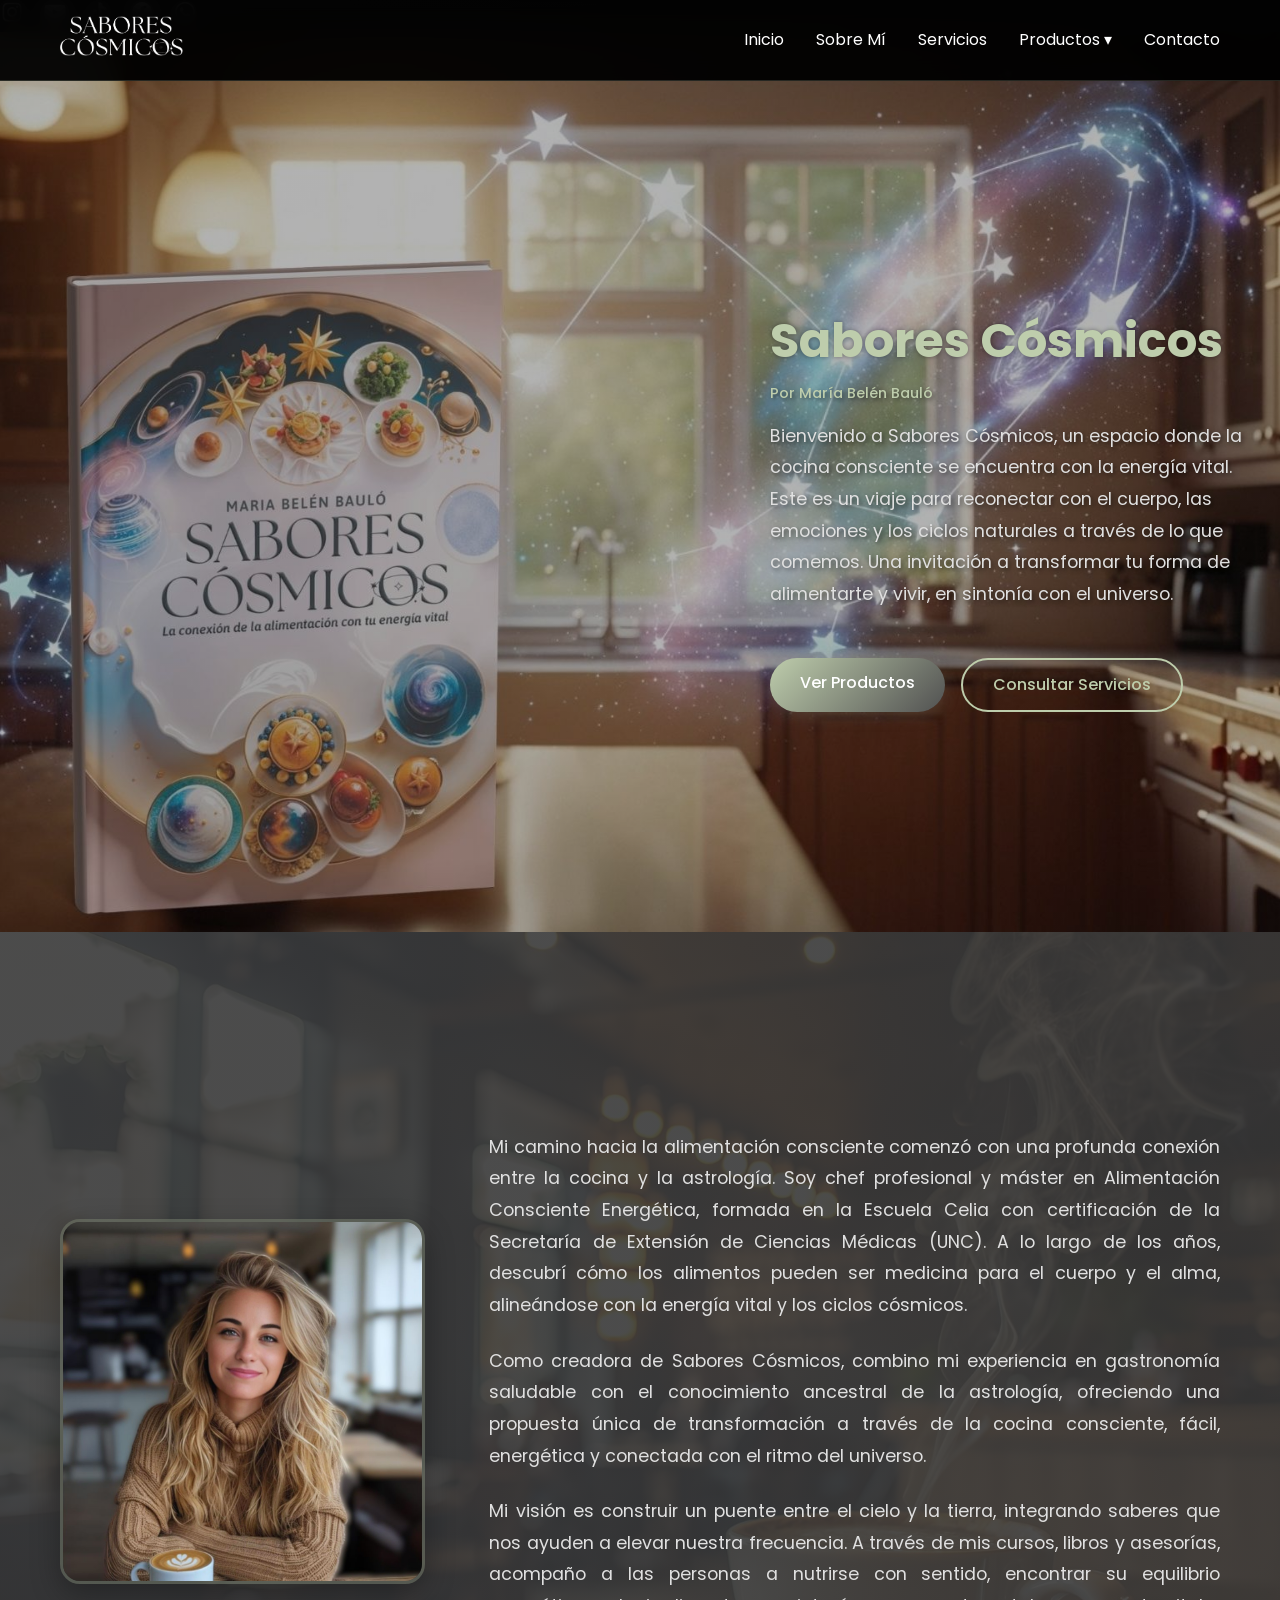
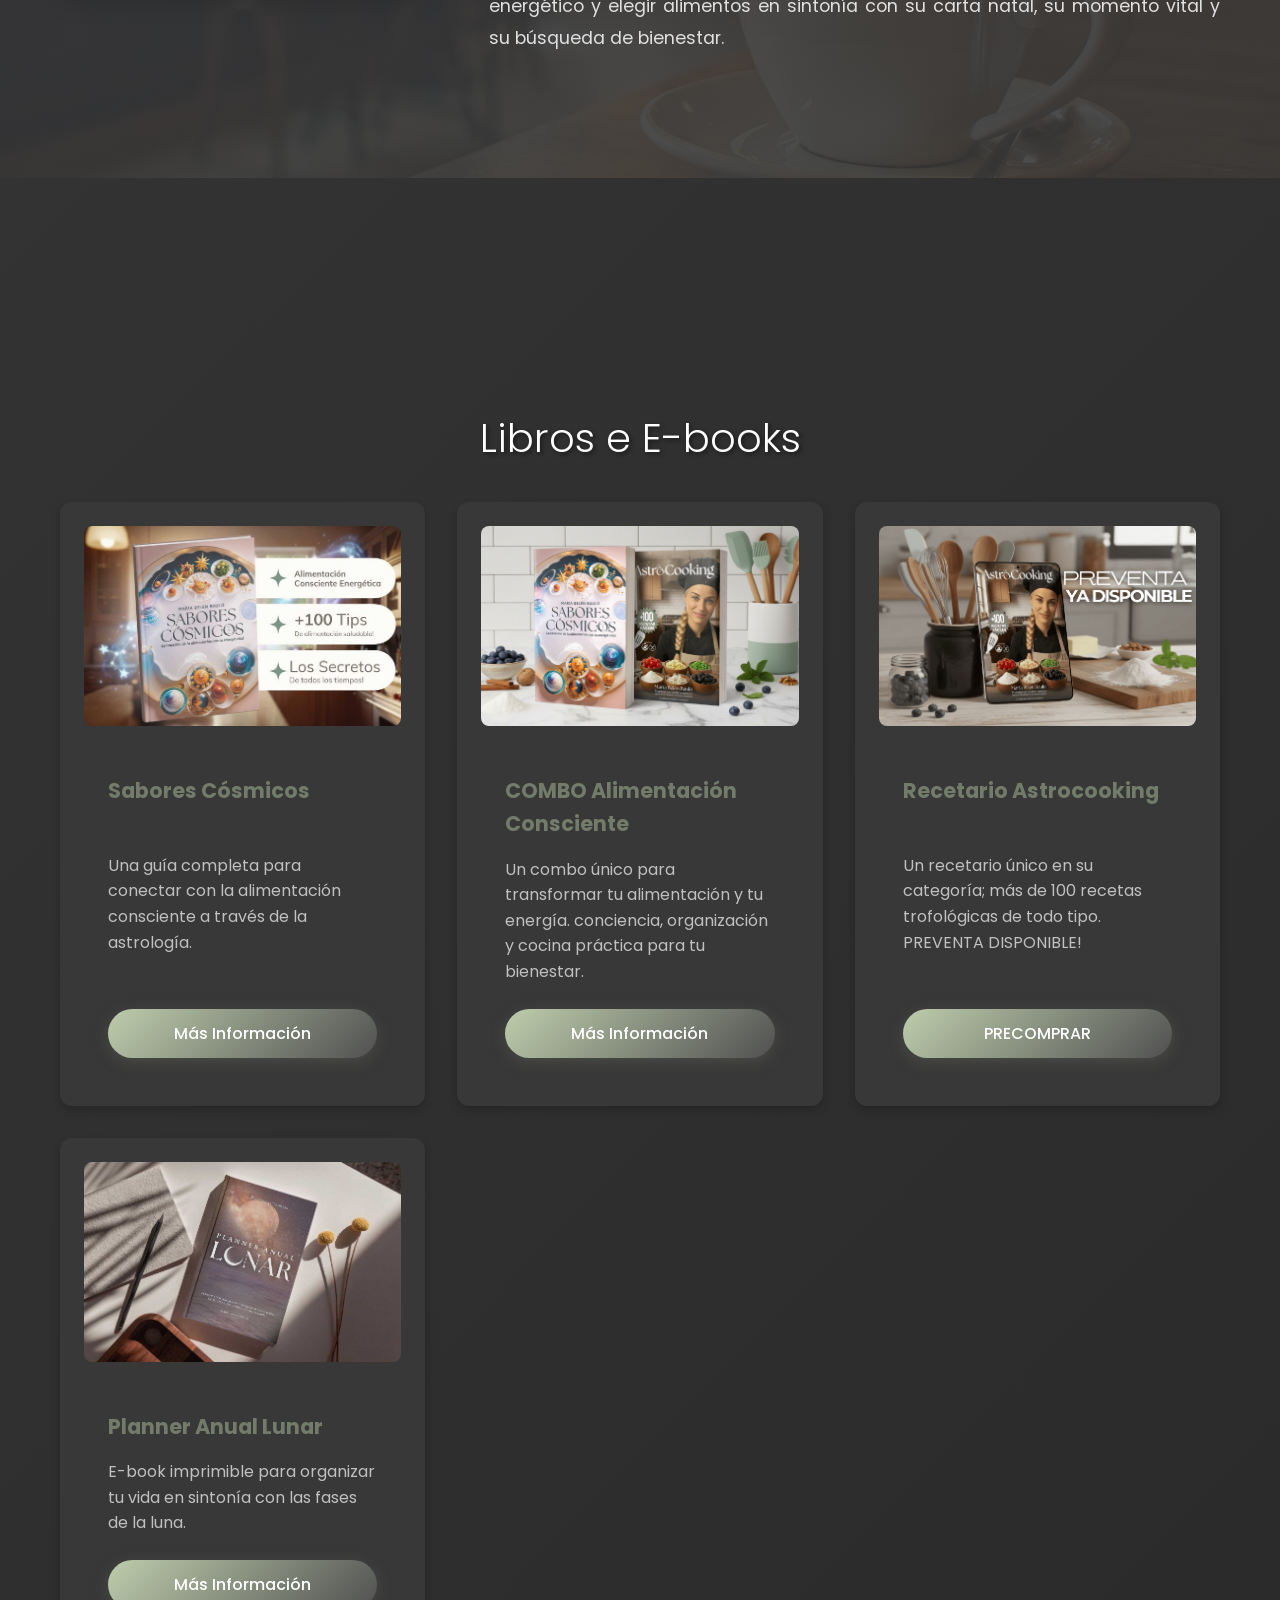
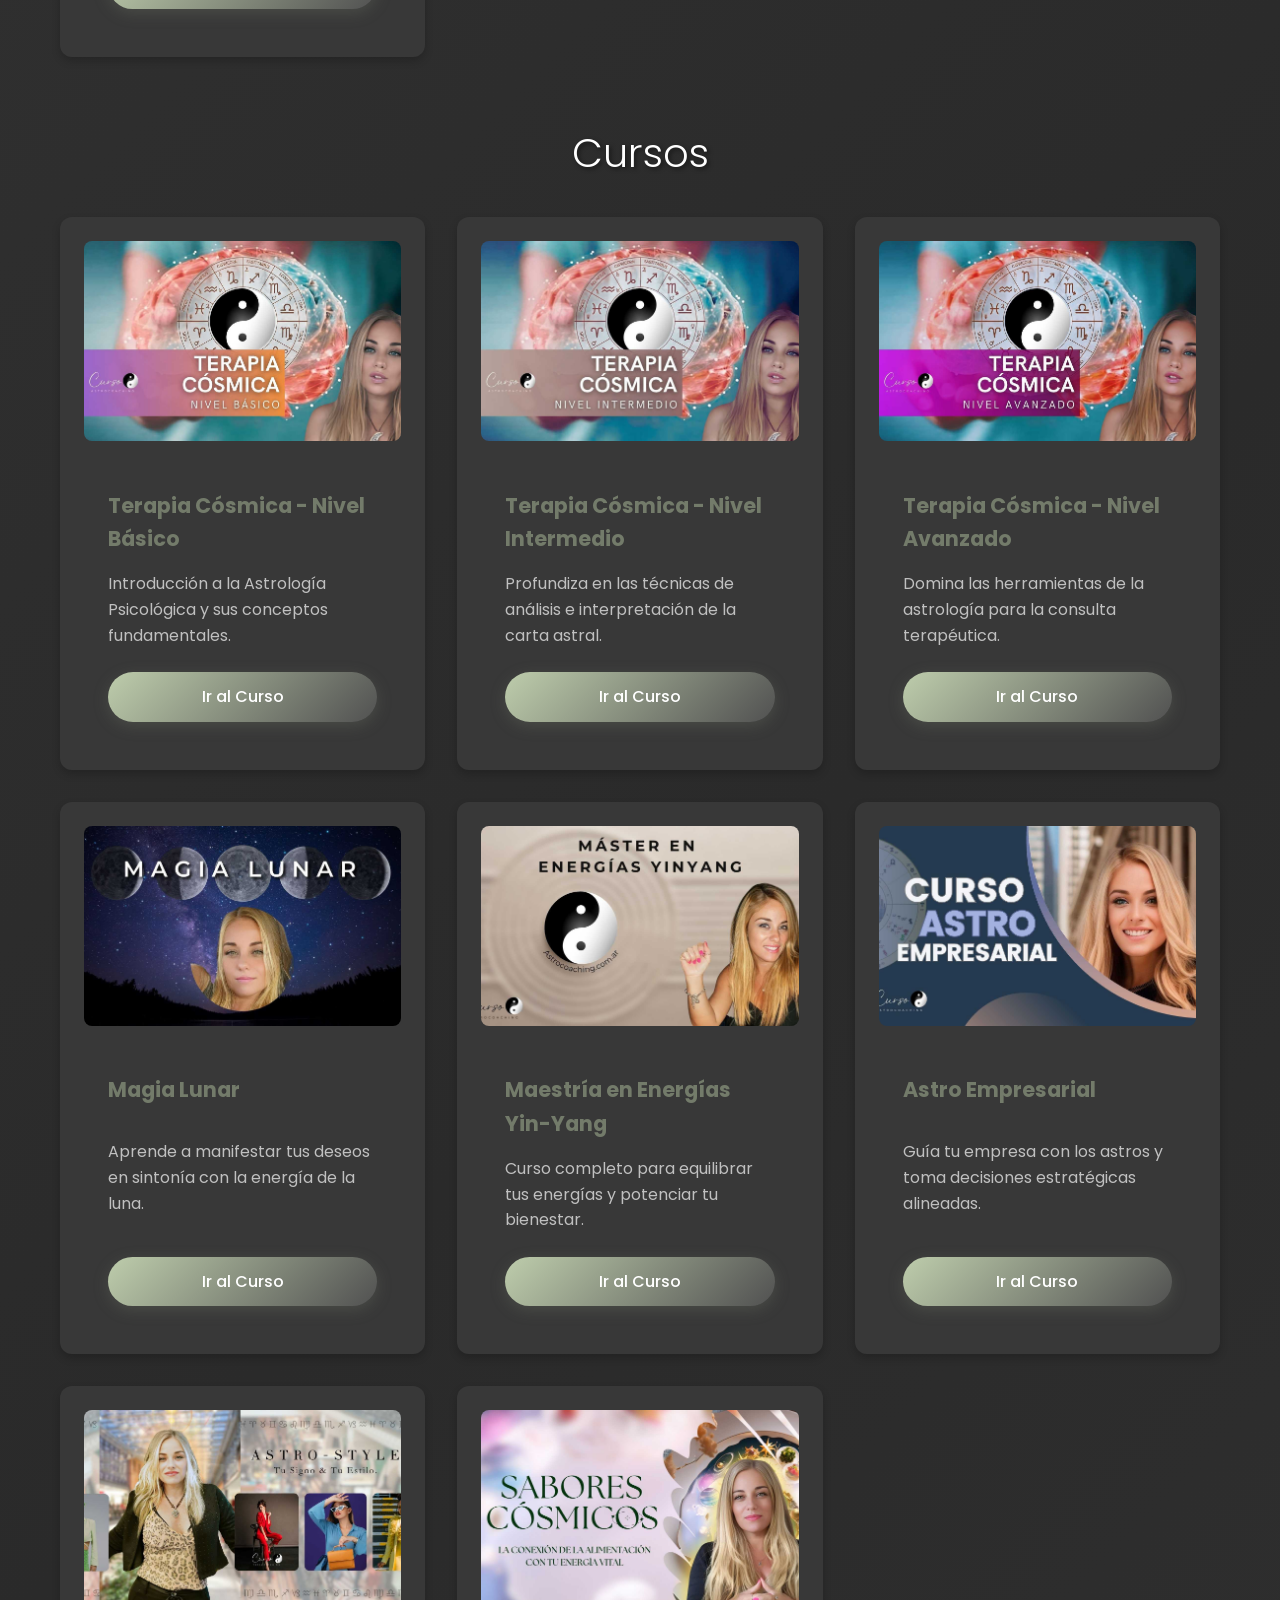
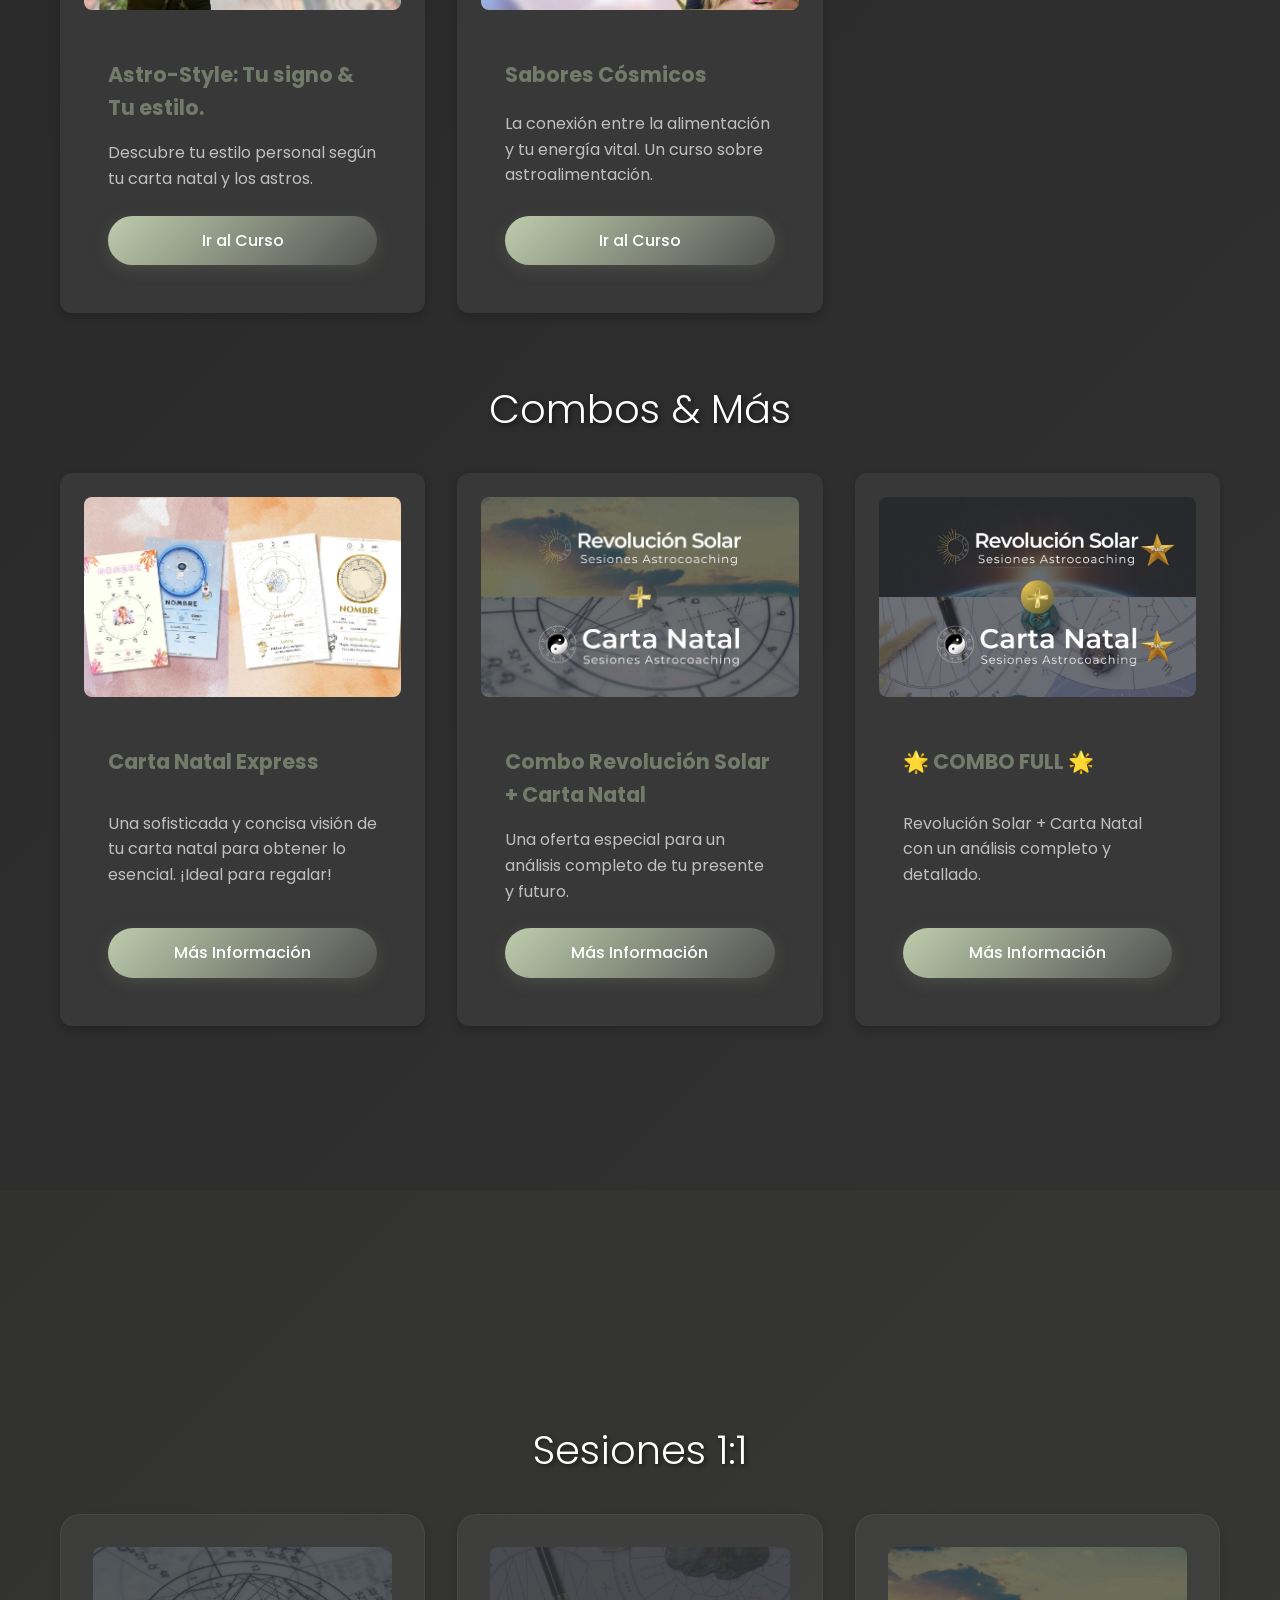
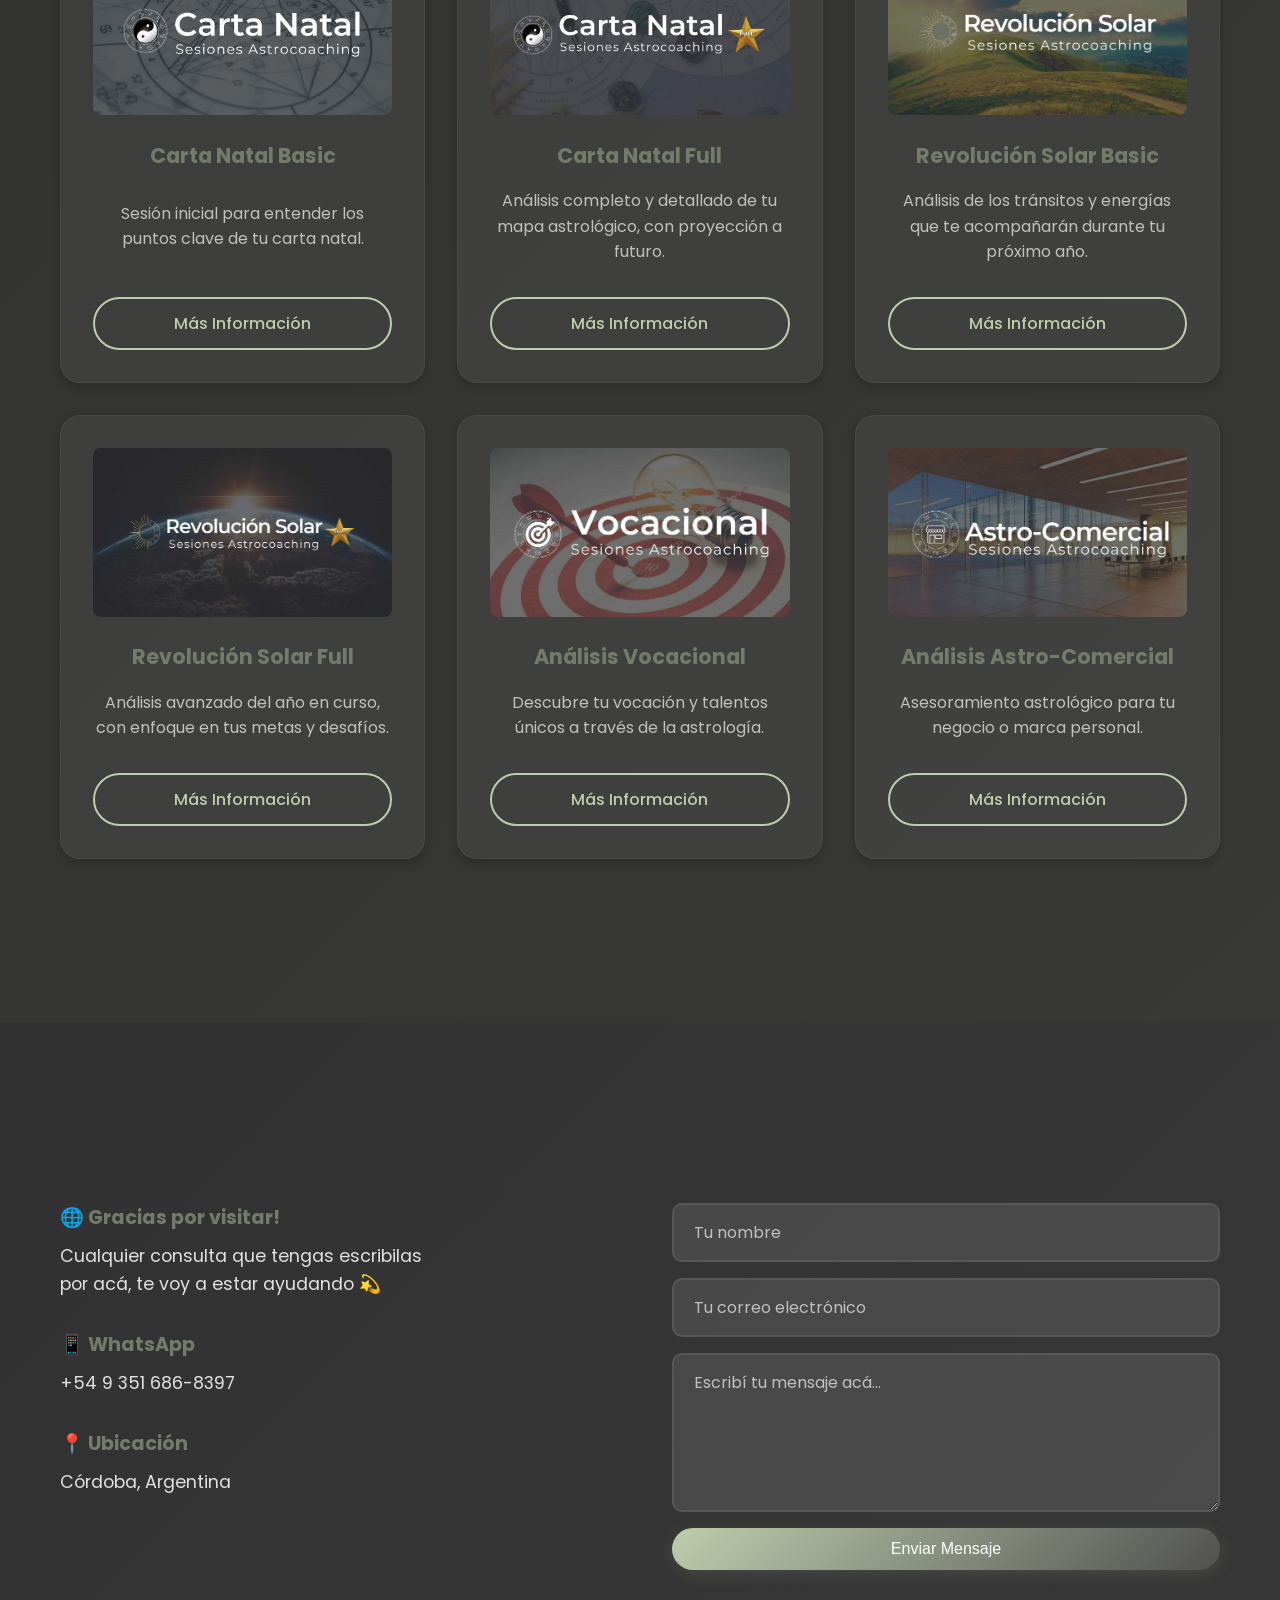
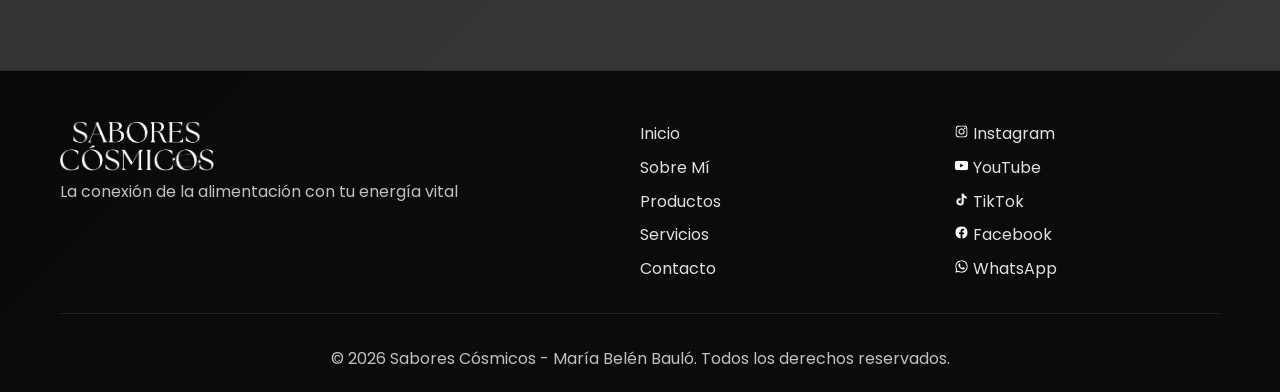
<file: index.html>
<!DOCTYPE html>
<html lang="es">
<head>
    <meta charset="UTF-8">
    <meta name="viewport" content="width=device-width, initial-scale=1.0">
    <meta name="descripton" content="Sabores Cósmicos: cocina consciente, astrología y carta natal para transformar tu alimentación y energía vital.">
    <title>Sabores Cósmicos - María Belén Bauló</title>
    <link rel="stylesheet" href="styles.css">
    <link rel="icon" type="image/webp" href="assets/favicon.webp">
    <link href="https://fonts.googleapis.com/css2?family=Poppins:wght@300;400;500;600;700&family=Dancing+Script:wght@400;500;600;700&display=swap" rel="stylesheet">
    <script type="text/javascript">
        document.oncontextmenu = function () {
            return false; 
        }
    </script>

<style>
/* Nav bar  "productos" section */
.dropdown {
    position: relative;
    display: inline-block;
}

.dropbtn {
    cursor: pointer;
    display: flex;
    align-items: center;
    gap: 5px;
    height: 100%; 
}

.dropdown-content {
    display: none;
    position: absolute;
    background-color: #2a2a2a;
    min-width: 220px;
    box-shadow: 0px 8px 16px 0px rgba(0,0,0,0.5);
    z-index: 1001;
    border-radius: 8px;
    padding: 10px 0;
    border: 1px solid rgba(115, 123, 106, 0.3);
    top: 100%; 
    left: 0;
    margin-top: 10px; 
}

.dropdown-content::before {
    content: "";
    position: absolute;
    top: -20px; 
    left: 0;
    width: 100%;
    height: 20px;
    background: transparent; 
}

.dropdown:hover .dropdown-content {
    display: block;
    animation: fadeInUp 0.3s ease-out;
}

.dropdown-content a {
    color: #e0e0e0;
    padding: 12px 20px;
    text-decoration: none;
    display: block;
    font-size: 0.95rem;
    transition: all 0.3s ease;
}

.dropdown-content a:hover {
    background-color: #383838;
    color: #becdac;
    padding-left: 25px;
}

.dropdown-category {
   display: block; 
    padding: 10px 20px 5px 20px;
    font-size: 0.8rem;
    color: #737b6a;
    font-weight: 700;
    letter-spacing: 1px;
    text-decoration: none; 
    transition: all 0.3s ease;
    cursor: pointer;      
    pointer-events: auto; 
    display: block;
}

.dropdown-divider {
    height: 1px;
    background-color: rgba(115, 123, 106, 0.3);
    margin: 8px 0;
}

.dropdown-category:hover {
    background-color: #383838;
    color: #becdac;
    padding-left: 25px;
}

@media (max-width: 768px) {
    .dropdown { display: block; width: 100%; }
    .dropdown-content {
        position: static;
        box-shadow: none;
        background: rgba(0,0,0,0.2);
        width: 100%;
        margin-top: 0;
        border: none;
    }
    .dropdown:hover .dropdown-content { display: block; }
    .dropbtn { justify-content: center; }
    .dropdown-category { text-align: center; color: #becdac; }
}

#books {
    scroll-margin-top: 120px; 
}
</style>

</head>
<body>
      <nav class="navbar">
    <div class="nav-container">
        <div class="nav-logo">
            <a href="index.html">
                <img src="assets/logoHD.png" alt="Logo Sabores Cósmicos" class="logo-img">
            </a>
        </div>
        
        <div class="nav-menu" id="nav-menu">
            <a href="index.html#home" class="nav-link">Inicio</a>
            <a href="index.html#about" class="nav-link">Sobre Mí</a>
            <a href="index.html#services" class="nav-link">Servicios</a>
            
            <div class="dropdown">
                <a href="index.html#products" class="nav-link dropbtn">Productos ▾</a>
                
                <div class="dropdown-content">
                    
                    <a href="index.html#books" class="dropdown-category">Libros e E-books</a>
                    
                    <a href="saborescosmicos.html">Sabores Cósmicos</a>
                    <a href="astrocooking.html">AstroCooking</a>
                    <a href="combo-alimentacionconsciente.html">Combo Alimentación Consciente</a>
                    
                    <div class="dropdown-divider"></div>

                    <a href="index.html#courses" class="dropdown-category">Cursos</a>
                    
                    <a href="index.html#combos" class="dropdown-category">Combos & más</a>
                </div>
            </div>
            <a href="index.html#contact" class="nav-link">Contacto</a>
        </div>
        
        <div class="hamburger" id="hamburger">
            <span class="bar"></span>
            <span class="bar"></span>
            <span class="bar"></span>
        </div>
    </div>
</nav>

        <div class="nav-social-links">
                <a href="https://www.instagram.com/saborescosmicos.mbb/" target="_blank" aria-label="Instagram">
                    <img src="assets/ig.svg" alt="@saborescosmicos.mbb" title="Instagram">
                </a>
                <a href="https://www.youtube.com/channel/UCPgUv7SQaU97grO2RtAFSaw" target="_blank" aria-label="YouTube">
                    <img src="assets/yt.svg" alt="@saborescosmicos" title="YouTbe">
                </a>
                <a href="https://www.tiktok.com/@saborescosmicos" target="_blank" aria-label="TikTok">
                    <img src="assets/tt.svg" alt="@saborescosmicos" title="TikTok">

                <a href="https://www.facebook.com/saborescosmicos.mbb" target="_blank"  aria-label="Facebook">
                    <img src="assets/fb.svg" alt="/saborescosmicos.mbb" title="Facebook">
                </a>

                </a>
                <a href="https://wa.me/3516868397" target="_blank" aria-label="WhatsApp">
                    <img src="assets/wsp.svg" alt="+54 9 351 686-8397" title="WhatsApp">
                </a>
            </div>
            
            <div class="hamburger" id="hamburger">
                <span></span>
                <span></span>
                <span></span>
            </div>
        </div>
    </nav>


    <section id="home" class="hero">
        <div class="hero-content">
            <div class="profile-image">
            </div>
            <h1 class="hero-title">Sabores Cósmicos</h1>
            <p class="hero-subtitle">Por María Belén Bauló </p>
            <div class="hero-description">
                <p>Bienvenido a Sabores Cósmicos, un espacio donde la cocina consciente se encuentra con la energía vital.
                    Este es un viaje para reconectar con el cuerpo, las emociones y los ciclos naturales a través de lo que comemos. 
                    Una invitación a transformar tu forma de alimentarte y vivir, en sintonía con el universo.</p>
            </div>
            <div class="cta-buttons">
                <a href="#products" class="btn btn-primary">Ver Productos</a>
                <a href="#services" class="btn btn-secondary">Consultar Servicios</a>
            </div>
        </div>
    </section>

    <section id="about" class="about">
        <div class="container">
            <h2 class="section-title">Sobre Mí</h2>
            <div class="about-content">
                <div class="about-image">
                    <img src="assets/aboutme.jpg" alt="María Belén Bauló - Foto Profesional" title="Quién Soy" class="about-img">
                </div>
                <div class="about-text" style="text-align: justify;">
                    <p>Mi camino hacia la alimentación consciente comenzó con una profunda conexión entre la cocina y la astrología. Soy chef profesional y máster en Alimentación Consciente Energética, formada en la Escuela Celia con certificación de la Secretaría de Extensión de Ciencias Médicas (UNC). 
                        A lo largo de los años, descubrí cómo los alimentos pueden ser medicina para el cuerpo y el alma, alineándose con la energía vital y los ciclos cósmicos.</p>
                    
                    <p>Como creadora de Sabores Cósmicos, combino mi experiencia en gastronomía saludable con el conocimiento ancestral de la astrología, 
                        ofreciendo una propuesta única de transformación a través de la cocina consciente, fácil, energética y conectada con el ritmo del universo.</p>
                    
                    <p>Mi visión es construir un puente entre el cielo y la tierra, integrando saberes que nos ayuden a elevar nuestra frecuencia. A través de mis cursos, libros y asesorías, 
                        acompaño a las personas a nutrirse con sentido, encontrar su equilibrio energético y elegir alimentos en sintonía con su carta natal, su momento vital y su búsqueda de bienestar.

</p>
                    
                <!-- <div class="about-highlights">
                        <div class="highlight">
                            <h4>Title</h4>
                            <p>Text</p>
                        </div>
                        <div class="highlight">
                            <h4>Máster en Alimentación Consciente Energética</h4>
                            <p>Alimentos que nutren cuerpo y alma</p>
                        </div>
                        </div>
                    </div> -->
                </div>
            </div>
        </div>
    </section>

 <section id="products" class="products">
    <div class="container">
        <h2 class="section-title">Productos</h2>

        <h3 class="subsection-title" id="books">Libros e E-books</h3>
        <div class="products-grid">
            <div class="product-card">
                <div class="product-image">
                    <img src="assets/scportada.jpg" alt="Libro Sabores Cósmicos" title="Sabores Cómicos ya disponible!">
                </div>
                <div class="product-info">
                    <h3>Sabores Cósmicos</h3>
                    <p>Una guía completa para conectar con la alimentación consciente a través de la astrología.</p>
                    <a class="btn btn-primary" href="saborescosmicos.html">Más Información </a>
                </div>
            </div>
            <div class="product-card">
                <div class="product-image">
                    <img src="assets/combo.png" alt="Planner Anual Lunar" title="Planner ya disponible!">
                </div>
                <div class="product-info">
                    <h3>COMBO Alimentación Consciente </h3>
                    <p>Un combo único para transformar tu alimentación y tu energía.
                        conciencia, organización y cocina práctica para tu bienestar.</p>
                    <a class="btn btn-primary" href="combo-alimentacionconsciente.html">Más Información</a>
                </div>
            </div>
            <div class="product-card">
                <div class="product-image">
                    <img src="assets/preventa-acooking.png" alt="Recetario Astrocooking" title="Astrocooking">
                </div>
                <div class="product-info">
                    <h3>Recetario Astrocooking</h3>
                    <p>Un recetario único en su categoría; más de 100 recetas trofológicas de todo tipo. PREVENTA DISPONIBLE!</p>
                    <a class="btn btn-primary" href="astrocooking.html">PRECOMPRAR</a> 
                </div>
            </div>
            <div class="product-card">
                <div class="product-image">
                    <img src="assets/planneran.jpg" alt="Planner Anual Lunar" title="Planner ya disponible!">
                </div>
                <div class="product-info">
                    <h3>Planner Anual Lunar</h3>
                    <p>E-book imprimible para organizar tu vida en sintonía con las fases de la luna.</p>
                    <a class="btn btn-primary" href="https://wa.link/2t56yj">Más Información</a>
                </div>
            </div>
        </div>

        <h3 class="subsection-title" id="courses">Cursos</h3>
        <div class="products-grid">
            <div class="product-card">
                <div class="product-image">
                    <img src="assets/curso-terapiacosmica1.jpg" alt="Terapia Cósmica Nivel Básico" title="Curso Terapia Cósmica I">
                </div>
                <div class="product-info">
                    <h3>Terapia Cósmica - Nivel Básico</h3>
                    <p>Introducción a la Astrología Psicológica y sus conceptos fundamentales.</p>
                    <a class="btn btn-primary" href="https://bit.ly/curso-terapiacosmica-introduccion">Ir al Curso</a>
                </div>
            </div>
            <div class="product-card">
                <div class="product-image">
                    <img src="assets/curso-terapiacosmica2.jpg" alt="Terapia Cósmica Nivel Intermedio" title="Curso Terapia Cósmica II">
                </div>
                <div class="product-info">
                    <h3>Terapia Cósmica - Nivel Intermedio</h3>
                    <p>Profundiza en las técnicas de análisis e interpretación de la carta astral.</p>
                    <a class="btn btn-primary" href="https://bit.ly/curso-terapiacosmica-intermedio">Ir al Curso</a>
                </div>
            </div>
            <div class="product-card">
                <div class="product-image">
                    <img src="assets/curso-terapiacosmica3.jpg" alt="Terapia Cósmica Nivel Avanzado" title="Curso Terapia Cósmica III">
                </div>
                <div class="product-info">
                    <h3>Terapia Cósmica - Nivel Avanzado</h3>
                    <p>Domina las herramientas de la astrología para la consulta terapéutica.</p>
                    <a class="btn btn-primary" href="https://bit.ly/curso-terapiacosmica-avanzado">Ir al Curso</a>
                </div>
            </div>
                        <div class="product-card">
                <div class="product-image">
                    <img src="assets/curso-magialunar.jpg" alt="Magia Lunar" title="Curso Magia Lunar">
                </div>
                <div class="product-info">
                    <h3>Magia Lunar</h3>
                    <p>Aprende a manifestar tus deseos en sintonía con la energía de la luna.</p>
                    <a class="btn btn-primary" href="https://bit.ly/curso-magialunar">Ir al Curso</a>
                </div>
            </div>
            <div class="product-card">
                <div class="product-image">
                    <img src="assets/curso-maestriasyinyang.jpg" alt="Maestría en Energías Yin-Yang" title="Curso Maestría Yin-Yang">
                </div>
                <div class="product-info">
                    <h3>Maestría en Energías Yin-Yang</h3>
                    <p>Curso completo para equilibrar tus energías y potenciar tu bienestar.</p>
                    <a class="btn btn-primary" href="https://bit.ly/curso-energiasyinyang">Ir al Curso</a>
                </div>
            </div>
            <div class="product-card">
                <div class="product-image">
                    <img src="assets/curso-astroempresarial.jpg" alt="Astro Empresarial" title="Curso de Astrología Empresarial">
                </div>
                <div class="product-info">
                    <h3>Astro Empresarial</h3>
                    <p>Guía tu empresa con los astros y toma decisiones estratégicas alineadas.</p>
                    <a class="btn btn-primary" href="https://bit.ly/curso-astroempresarial">Ir al Curso</a>
                </div>
            </div>
            <div class="product-card">
                <div class="product-image">
                    <img src="assets/curso-astrostyle.jpg" alt="Astro-Style" title="Curso Astro-Style. Tu signo & Tu estilo.">
                </div>
                <div class="product-info">
                    <h3>Astro-Style: Tu signo & Tu estilo.</h3>
                    <p>Descubre tu estilo personal según tu carta natal y los astros.</p>
                    <a class="btn btn-primary" href="https://bit.ly/curso-astrostyle">Ir al Curso</a>
                </div>
            </div>
            <div class="product-card">
                <div class="product-image">
                    <img src="assets/curso-saborescosmicos.jpg" alt="Sabores Cósmicos" title="Curso Sabores Cósmicos; La transformación que te hace falta.">
                </div>
                <div class="product-info">
                    <h3>Sabores Cósmicos</h3>
                    <p>La conexión entre la alimentación y tu energía vital. Un curso sobre astroalimentación.</p>
                    <a class="btn btn-primary" href="https://bit.ly/curso-saborescosmicos">Ir al Curso</a>
                </div>
            </div>
        </div>

        <h3 class="subsection-title" id="combos">Combos & Más</h3>
        <div class="products-grid">
            <div class="product-card">
                <div class="product-image">
                    <img src="assets/cnexpress.jpg" alt="Carta Natal Express" title="Hacé tu Carta Natal Express">
                </div>
                <div class="product-info">
                    <h3>Carta Natal Express</h3>
                    <p>Una sofisticada y concisa visión de tu carta natal para obtener lo esencial. ¡Ideal para regalar!</p>
                    <a class="btn btn-primary" href="https://wa.link/us8fa6">Más Información</a>
                </div>
            </div>
            <div class="product-card">
                <div class="product-image">
                    <img src="assets/rs+cn.jpg" alt="Combo Revolución Solar + Carta Natal" title="Combo Basic sesiones 1:1">
                </div>
                <div class="product-info">
                    <h3>Combo Revolución Solar + Carta Natal</h3>
                    <p>Una oferta especial para un análisis completo de tu presente y futuro.</p>
                    <a class="btn btn-primary" href="https://wa.link/pwjnbk">Más Información</a>
                </div>
            </div>
            <div class="product-card">
                <div class="product-image">
                    <img src="assets/rc+cn-full.jpg" alt="Combo Completo Revolución Solar + Carta Natal" title="Combo FULL 🌟">
                </div>
                <div class="product-info">
                    <h3>🌟 COMBO FULL 🌟</h3>
                    <p>Revolución Solar + Carta Natal con un análisis completo y detallado.</p>
                    <a class="btn btn-primary" href="https://wa.link/tv9gxs">Más Información</a>
                </div>
            </div>
        </div>
    </div>
</section>

<section id="services" class="services">
    <div class="container">
        <h2 class="section-title" id="services">Servicios</h2>
        <h3 class="subsection-title">Sesiones 1:1</h3>
        <div class="services-grid">
            <div class="service-card">
                <div class="service-image">
                    <img src="assets/cn.jpg" alt="Carta Natal Basic" title="Análisis Carta natal">
                </div>
                <div class="service-info">
                    <h3>Carta Natal Basic</h3>
                    <p>Sesión inicial para entender los puntos clave de tu carta natal.</p>
                    <a class="btn btn-secondary" href="https://wa.link/1a8j19">Más Información</a>
                </div>
            </div>
            <div class="service-card">
                <div class="service-image">
                    <img src="assets/cn-full.jpg" alt="Carta Natal Full" title="Análisis Carta natal FULL">
                </div>
                <div class="service-info">
                    <h3>Carta Natal Full</h3>
                    <p>Análisis completo y detallado de tu mapa astrológico, con proyección a futuro.</p>
                    <a class="btn btn-secondary" href="https://wa.link/s7brmq">Más Información</a>
                </div>
            </div>
            <div class="service-card">
                <div class="service-image">
                    <img src="assets/rs-basic.jpg" alt="Revolución Solar Basic" title="Análisis Revolución Solar">
                </div>
                <div class="service-info">
                    <h3>Revolución Solar Basic</h3>
                    <p>Análisis de los tránsitos y energías que te acompañarán durante tu próximo año.</p>
                    <a class="btn btn-secondary" href="https://wa.link/0gy9ap">Más Información</a>
                </div>
            </div>
            <div class="service-card">
                <div class="service-image">
                    <img src="assets/rs-full.jpg" alt="Revolución Solar Full" title="Análisis Revolución Solar FULL">
                </div>
                <div class="service-info">
                    <h3>Revolución Solar Full</h3>
                    <p>Análisis avanzado del año en curso, con enfoque en tus metas y desafíos.</p>
                    <a class="btn btn-secondary" href="https://wa.link/xvgwn5">Más Información</a>
                </div>
            </div>
            <div class="service-card">
                <div class="service-image">
                    <img src="assets/vocacional.jpg" alt="Análisis Vocacional" title="Análisis Vocacional">
                </div>
                <div class="service-info">
                    <h3>Análisis Vocacional</h3>
                    <p>Descubre tu vocación y talentos únicos a través de la astrología.</p>
                    <a class="btn btn-secondary" href="https://wa.link/y5wm96">Más Información</a>
                </div>
            </div>
            <div class="service-card">
                <div class="service-image">
                    <img src="assets/astrocomercial.jpg" alt="Análisis Astro-Comercial" title="Análisis Astro-Comercial">
                </div>
                <div class="service-info">
                    <h3>Análisis Astro-Comercial</h3>
                    <p>Asesoramiento astrológico para tu negocio o marca personal.</p>
                    <a class="btn btn-secondary" href="https://wa.link/f2s69h">Más Información</a>
                </div>
            </div>
        </div>
    </div>
</section>

    <!-- Newsletter Section -->
 <!-- PRÓXIMAMENTE...
    <section class="newsletter">
        <div class="container">
            <div class="newsletter-content">
                <h2>¡Conecta con la Energía Cósmica!</h2>
                <p>Suscríbete a nuestro newsletter y recibe recetas, consejos astrológicos y contenido exclusivo sobre alimentación consciente.</p>
                <form class="newsletter-form" id="newsletter-form">
                    <input type="email" placeholder="Tu email cósmico" required>
                    <button type="submit" class="btn btn-primary">Suscribirse</button>
                </form>
            </div>
        </div>
    </section>
-->

<!-- 
// HACER GADGET DE TRÁNSITOS: <iframe src="//carta-natal.es/gadgets/ahora" width="200" height="375" style="border:0;overflow:hidden"></iframe>
// REACTIVAR NEWSLETTER
// COUNTDOWN FASES LUNARES
-->

    <!-- Contact Section -->
 <section id="contact" class="contact">
    <div class="container">
        <h2 class="section-title">Contacto</h2>
        <div class="contact-content">
            <div class="contact-info">
                <div class="contact-item">
                    <h4>🌐 Gracias por visitar!</h4>
                    <p>Cualquier consulta que tengas escribilas <br> por acá, te voy a estar ayudando 💫</p>
                </div>
                <div class="contact-item">
                    <h4>📱 WhatsApp</h4>
                    <p>+54 9 351 686-8397</p>
                </div>
                <div class="contact-item">
                    <h4>📍 Ubicación</h4>
                    <p>Córdoba, Argentina</p>
                </div>
            </div>
            <form action="https://formsubmit.co/96d914c8626401aedf168ce6470c2a57" class="contact-form" id="contact-form" method="POST">
                <input type="text" name="name" placeholder="Tu nombre" required>
                <input type="email" name="email" placeholder="Tu correo electrónico" required>
                <textarea name="message" placeholder="Escribí tu mensaje acá..." rows="5" required></textarea>
                <button type="submit" class="btn btn-primary">Enviar Mensaje</button>

                <input type="hidden" name="_next" value="https://saborescosmicos.github.io/web">
                <input type="hidden" name="_template" value="table">
                <input type="hidden" name="_captcha" value="false">
                <input type="hidden" name="_subject" value="Nuevo mensaje de la Web!">


            </form>
        </div>
    </div>
</section>

    <!-- Footer -->
    <footer class="footer">
        <div class="container">
            <div class="footer-content">
                <div class="footer-logo">
                    <img src="assets/logoHD.png" height="50" alt="Logotipo Sabores Cósmicos" title="Sabores Cósmicos">
                    <p>La conexión de la alimentación con tu energía vital</p>
                </div>
                <div class="footer-links">
                    <a href="#home">Inicio</a>
                    <a href="#about">Sobre Mí</a>
                    <a href="#products">Productos</a>
                    <a href="#services">Servicios</a>
                    <a href="#contact">Contacto</a>
                </div>
                <div class="social-links">
    <a href="https://www.instagram.com/saborescosmicos.mbb/" target="_blank">
        <img src="assets/ig.svg" height="15" alt="Instagram Icon" title="@saborescosmicos.mbb">
        <span>Instagram</span>
    </a>
    <a href="https://www.youtube.com/channel/UCPgUv7SQaU97grO2RtAFSaw" target="_blank">
        <img src="assets/yt.svg" height="15" alt="YouTube Icon" title="@saborescosmicos">
        <span>YouTube</span>
    </a>
    <a href="https://www.tiktok.com/@saborescosmicos" target="_blank">
        <img src="assets/tt.svg" height="15" alt="TikTok Icon" title="@saborescosmicos">
        <span>TikTok</span>
    </a>
    <a href="https://www.facebook.com/saborescosmicos.mbb" target="_blank">
        <img src="assets/fb.svg" height="15" alt="Facebook Icon" title="/saborescosmicos.mbb">
        <span>Facebook</span>
    </a>
    <a href="https://api.whatsapp.com/send/?phone=3516868397&text&type=phone_number&app_absent=0" target="_blank">
        <img src="assets/wsp.svg" height="15" alt="WhatsApp Icon" title="+54 9 351 686-8397">
        <span>WhatsApp</span>
    </a>
</div>
            </div>
            <div class="footer-bottom">
                <p> © 2026 Sabores Cósmicos - María Belén Bauló. Todos los derechos reservados.</p>
            </div>
        </div>
    </footer>

    <script src="script.js"></script>

    <div id="copy-warning">
    <p>El contenido de esta página está protegido. No se permite su copia.</p>
</div>
</body>
</html>
</file>
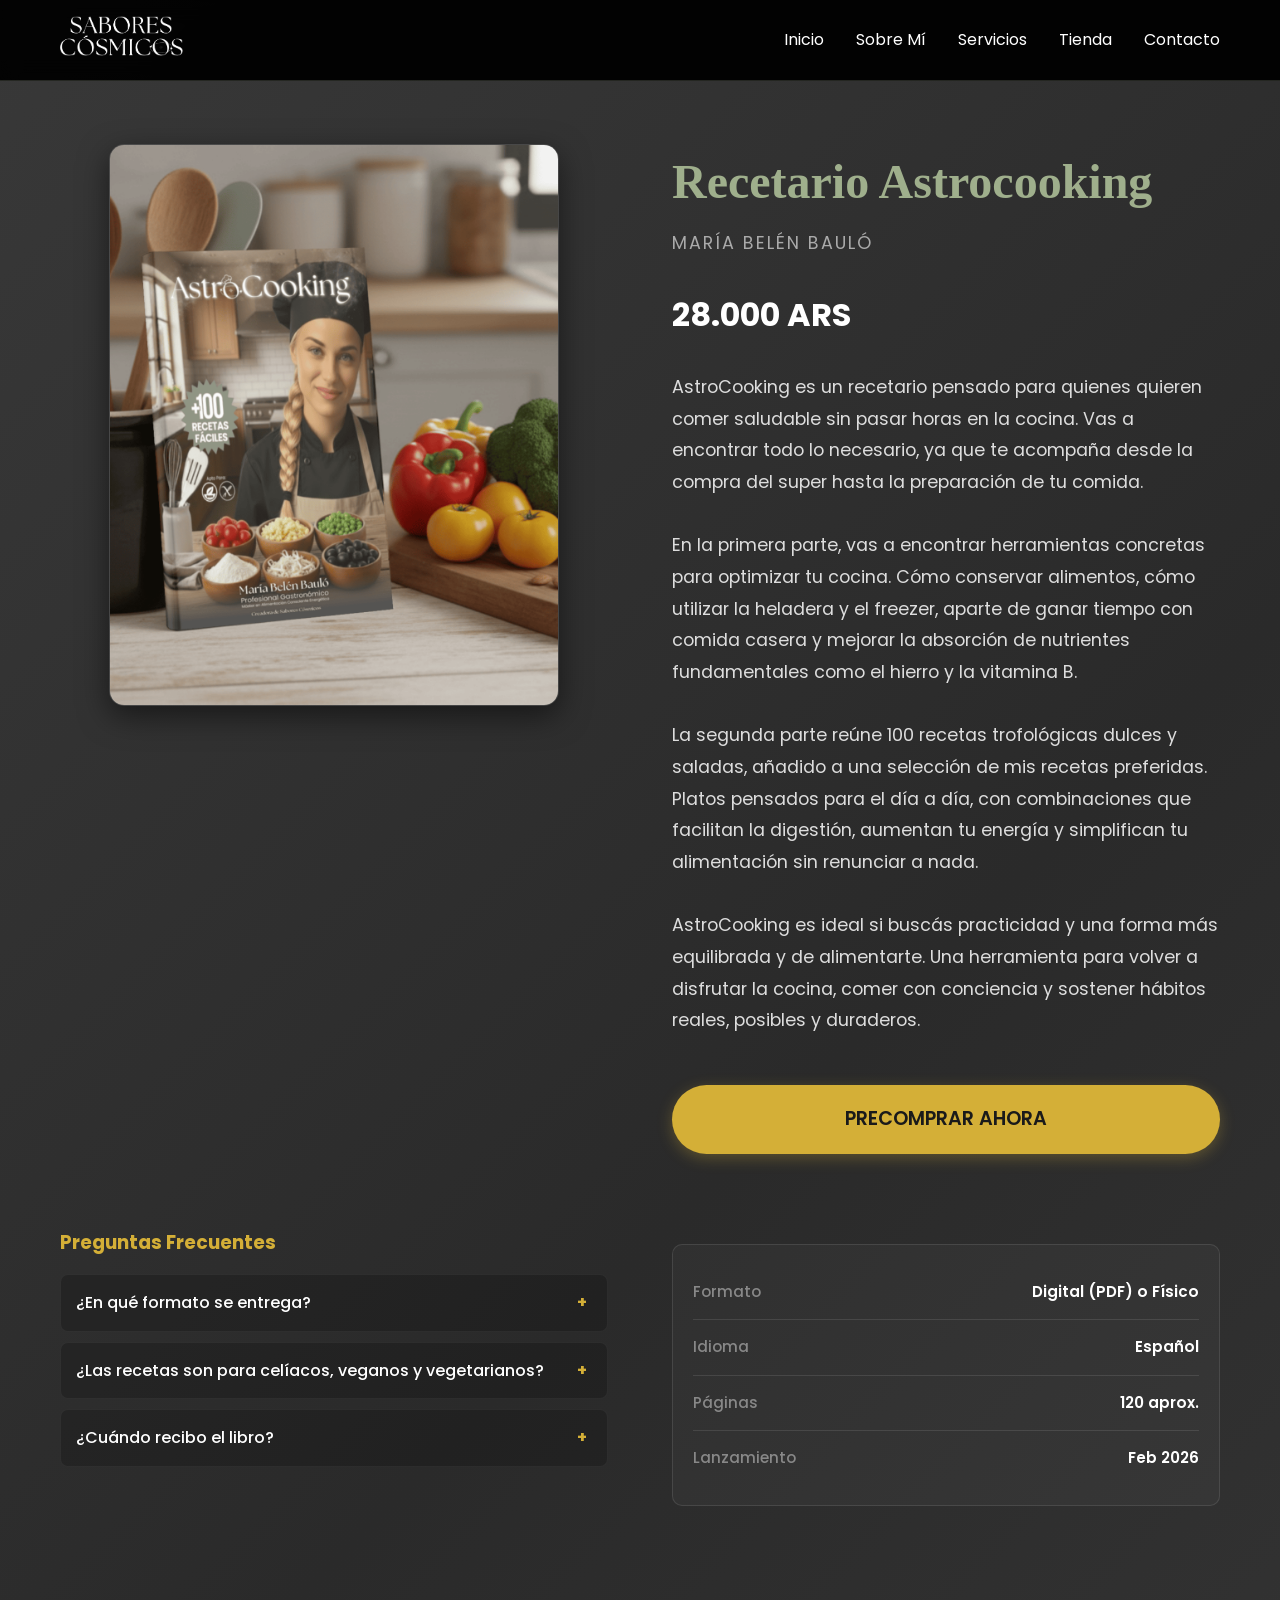
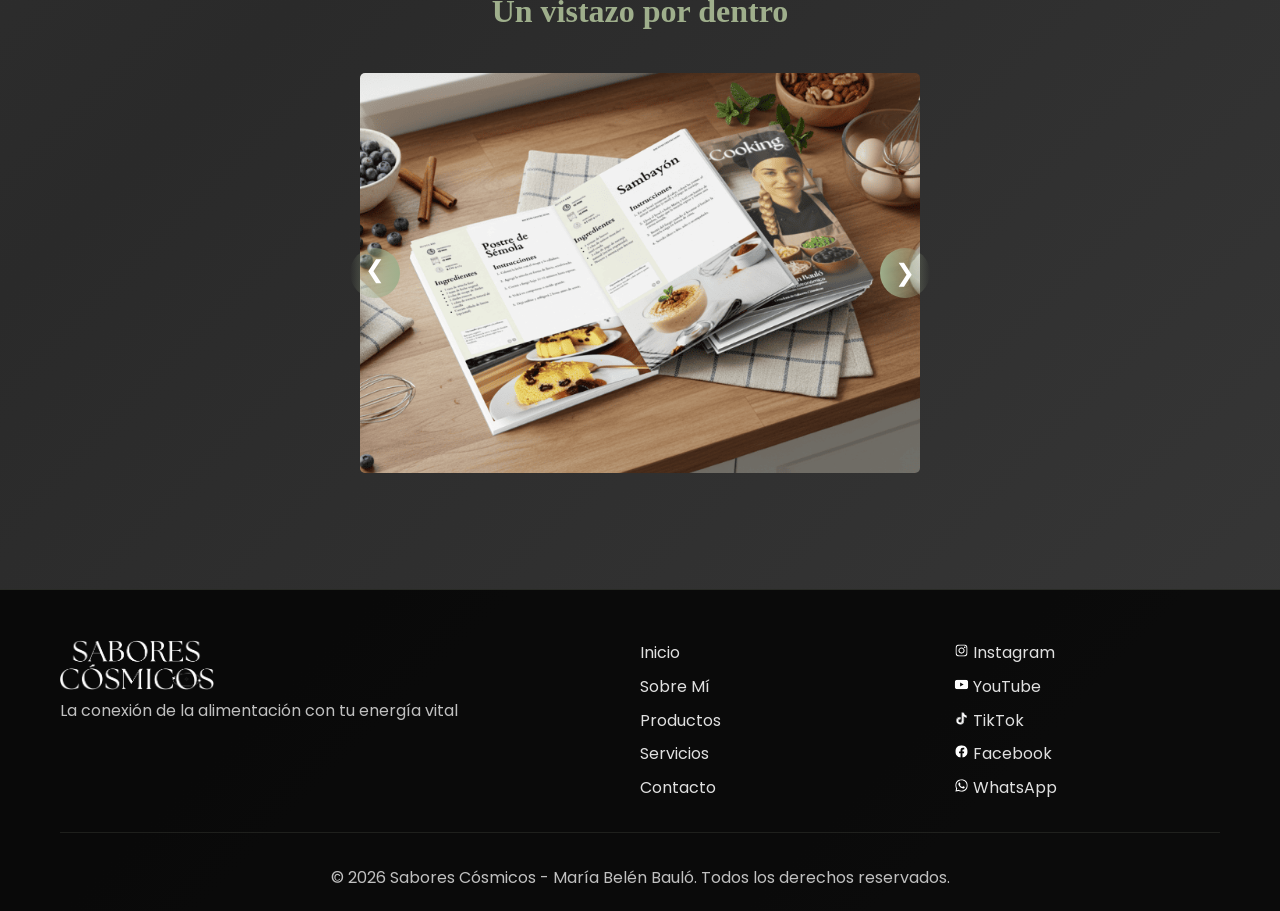
<file: astrocooking.html>
<!DOCTYPE html>
<html lang="es">
<head>
    <meta charset="UTF-8">
    <meta name="viewport" content="width=device-width, initial-scale=1.0">
    <meta name="description" content="Recetario Astrocooking - Sabores Cósmicos">
    <title>Astrocooking - Preventa | Sabores Cósmicos</title>
    
    <link rel="stylesheet" href="styles.css">
    <link rel="icon" type="image/webp" href="assets/favicon.webp">
    <link href="https://fonts.googleapis.com/css2?family=Poppins:wght@300;400;500;600;700&family=Dancing+Script:wght@400;500;600;700&display=swap" rel="stylesheet">

<style>
        body { padding-top: 80px; }

        
        .product-container {
            display: grid;
            max-width: 1200px;
            margin: 0 auto;
            padding: 4rem 20px;
            gap: 3rem; 
            
            
            grid-template-columns: 1fr 1fr;
            grid-template-areas: 
                "imagen  info"
                "faq     specs";
            align-items: start;
        }

        /* Asignamos nombres a las cajas */
        .area-imagen { grid-area: imagen; }
        .area-info   { grid-area: info; }
        .area-specs  { grid-area: specs; }
        .area-faq    { grid-area: faq; }

        /* Imagen */
        .book-cover-container {
            position: relative;
            border-radius: 15px;
            overflow: hidden;
            box-shadow: 0 10px 30px rgba(0,0,0,0.5);
            border: 1px solid rgba(255,255,255,0.1);
            max-width: 400px; 
            margin: 0 auto;
        }
        
        .book-cover {
            width: 100%;
            display: block;
            transition: transform 0.3s ease;
        }
        .book-cover:hover { transform: scale(1.02); }

        /* Info del Libro */
        .book-info h1 {
            font-family: 'Dancing Script', cursive;
            font-size: 3.5rem;
            color: #d4af37;
            margin-bottom: 0.5rem;
        }
        .author { color: #aaa; text-transform: uppercase; letter-spacing: 2px; margin-bottom: 2rem; }
        .price-tag { font-size: 2rem; font-weight: 700; color: #fff; margin-bottom: 2rem; display: block; }
        .description { font-size: 1.1rem; line-height: 1.8; color: #ddd; margin-bottom: 2rem; }
        
        .btn-large {
            width: 100%;
            padding: 1.2rem;
            font-size: 1.2rem;
            text-align: center;
            margin-top: 1rem;
            display: block;
        }

        
        .specs-table {
            background: rgba(255,255,255,0.03);
            padding: 20px;
            border-radius: 10px;
            border: 1px solid rgba(255,255,255,0.1);
        }
        .spec-row {
            display: flex;
            justify-content: space-between;
            padding: 12px 0;
            border-bottom: 1px solid rgba(255,255,255,0.1);
            font-size: 0.95rem;
        }
        .spec-row:last-child { border-bottom: none; }
        .spec-label { color: #888; }
        .spec-value { color: #fff; font-weight: 600; }

        
        .faq-container h3 { margin-bottom: 1rem; color: #d4af37; }
        
        details {
            background: rgba(0,0,0,0.2);
            margin-bottom: 10px;
            border-radius: 8px;
            border: 1px solid rgba(255,255,255,0.05);
            overflow: hidden;
        }
        
        summary {
            padding: 15px;
            cursor: pointer;
            font-weight: 500;
            outline: none;
            list-style: none;
            position: relative;
        }
        
        summary::-webkit-details-marker { display: none; }
        
        summary::after {
            content: '+';
            position: absolute;
            right: 20px;
            font-weight: bold;
            color: #d4af37;
        }
        
        details[open] summary::after { content: '-'; }
        
        .faq-content {
            padding: 0 15px 15px 15px;
            color: #ccc;
            font-size: 0.95rem;
            line-height: 1.6;
        }

        
        @media (max-width: 768px) {
            .product-container {
                grid-template-columns: 1fr;
                gap: 0.5rem;
                
                grid-template-areas: 
                    "imagen"
                    "info"
                    "faq"
                    "specs";
            }
            .book-info h1 { font-size: 2.5rem; }
        }
    </style>

</head>
<body>

    <nav class="navbar">
        <div class="nav-container">
            <div class="nav-logo">
                <a href="index.html">
                    <img src="assets/logoHD.png" alt="Logo Sabores Cósmicos" class="logo-img">
                </a>
            </div>
            <div class="nav-menu" id="nav-menu">
                <a href="index.html#home" class="nav-link">Inicio</a>
                <a href="index.html#about" class="nav-link">Sobre Mí</a>
                <a href="index.html#services" class="nav-link">Servicios</a>
                <a href="index.html#products" class="nav-link active">Tienda</a>
                <a href="index.html#contact" class="nav-link">Contacto</a>
            </div>
            <div class="hamburger" id="hamburger">
                <span class="bar"></span>
                <span class="bar"></span>
                <span class="bar"></span>
            </div>
        </div>
    </nav>

   <main class="product-container">
        
        <div class="area-imagen">
            <div class="book-cover-container">
                <img src="assets/acooking.png" alt="Portada Astrocooking" class="book-cover">
            </div>
        </div>

        <div class="area-info book-info">
<h1>Recetario Astrocooking</h1>
            <p class="author">María Belén Bauló</p>
            <span class="price-tag">28.000 ARS</span>
            
            <p class="description">
                AstroCooking es un recetario pensado para quienes quieren comer saludable 
                sin pasar horas en la cocina. Vas a encontrar todo lo necesario, ya que te acompaña desde la compra del super hasta
                la preparación de tu comida.<br><br>

                En la primera parte, vas a encontrar herramientas concretas para optimizar tu cocina. Cómo conservar alimentos, cómo utilizar la heladera 
                y el freezer, aparte de ganar tiempo con comida casera y mejorar la absorción de nutrientes fundamentales como el hierro y la vitamina B.<br><br>

                La segunda parte reúne 100 recetas trofológicas dulces y saladas, añadido a una selección de mis recetas preferidas. Platos pensados para 
                el día a día, con combinaciones que facilitan la digestión, aumentan tu energía y simplifican tu alimentación sin renunciar a nada.<br><br>

                AstroCooking es ideal si buscás practicidad y una forma más equilibrada y  de alimentarte. Una herramienta para volver a disfrutar la cocina, 
                comer con conciencia y sostener hábitos reales, posibles y duraderos.
            </p>

            <a href="https://bit.ly/4j3k0Pp" class="btn btn-large">PRECOMPRAR AHORA</a>
            <p style="text-align:center; font-size:0.8rem; margin-top:10px; color:#888;">
                
            </p>
        </div>

        <div class="area-faq faq-container">
            <h3>Preguntas Frecuentes</h3>
            
            <details>
                <summary>¿En qué formato se entrega?</summary>
                <div class="faq-content">
                    El recetario se entrega en uno de dos formatos: En PDF, hecho para usarse cómodamente en cualquier dispositivo.
                    En formato físico, para toda la argentina. Tapa full color, con un interior de papel obra de 75gr.
                </div>
            </details>

            <details>
                <summary>¿Las recetas son para celíacos, veganos y vegetarianos?</summary>
                <div class="faq-content">
                    Sí, las recetas están adaptadas con opciones sin harina ni huevo, queso, carne, etc.
                </div>
            </details>
             
             <details>
                <summary>¿Cuándo recibo el libro?</summary>
                <div class="faq-content">
                    Al ser una preventa, vas a recibir el libro en tu correo electrónico el día del lanzamiento oficial.
                </div>
            </details>
        </div>

        <div class="area-specs specs-table">
            <div class="spec-row">
                <span class="spec-label">Formato</span>
                <span class="spec-value">Digital (PDF) o Físico</span>
            </div>
            <div class="spec-row">
                <span class="spec-label">Idioma</span>
                <span class="spec-value">Español</span>
            </div>
            <div class="spec-row">
                <span class="spec-label">Páginas</span>
                <span class="spec-value">120 aprox.</span>
            </div>
            <div class="spec-row">
                <span class="spec-label">Lanzamiento</span>
                <span class="spec-value">Feb 2026</span>
            </div>
        </div>

    </main>

    <script src="script.js"></script>
</body>
</html><!DOCTYPE html>
<html lang="es">
<head>
    <meta charset="UTF-8">
    <meta name="viewport" content="width=device-width, initial-scale=1.0">
    <meta name="description" content="Recetario Astrocooking - Sabores Cósmicos">
    <title>Astrocooking PREVENTA</title>
    
    <link rel="stylesheet" href="styles.css">
    <link rel="icon" type="image/webp" href="assets/favicon.webp">
    <link href="https://fonts.googleapis.com/css2?family=Poppins:wght@300;400;500;600;700&family=Dancing+Script:wght@400;500;600;700&display=swap" rel="stylesheet">

    <style>
        body { padding-top: 80px; }

        .product-container {
            display: grid;
            grid-template-columns: 1fr 1fr; 
            gap: 4rem;
            padding: 4rem 20px;
            max-width: 1200px;
            margin: 0 auto;
            align-items: start;
        }

     
        .book-cover-container {
            position: relative;
            border-radius: 15px;
            overflow: hidden;
            box-shadow: 0 10px 30px rgba(0,0,0,0.5);
            border: 1px solid rgba(255,255,255,0.1);
            max-width: 450px;
            margin: 0 auto;
        }
        
        .book-cover {
            width: 100%;
            height: auto;
            display: block;
            transition: transform 0.3s ease;
        }
        
        .book-cover:hover { transform: scale(1.02); }

        
        .book-info h1 {
            font-family: 'Raleway';
            font-size: 3rem;
            color: #9faf8cff; 
            margin-bottom: 0.5rem;
        }

        .author {
            font-size: 1.1rem;
            color: #aaa;
            margin-bottom: 2rem;
            text-transform: uppercase;
            letter-spacing: 2px;
        }

        .price-tag {
            font-size: 2rem;
            font-weight: 700;
            color: #fff;
            margin-bottom: 2rem;
            display: block;
        }

        .description {
            font-size: 1.1rem;
            line-height: 1.8;
            color: #ddd;
            margin-bottom: 3rem;
        }

        
        .specs-table {
            width: 100%;
            margin-top: 1rem;
            border-top: 1px solid rgba(255,255,255,0.1);
        }

        .spec-row {
            display: flex;
            justify-content: space-between;
            padding: 15px 0;
            border-bottom: 1px solid rgba(255,255,255,0.1);
            font-size: 0.95rem;
        }

        .spec-label { color: #888; font-weight: 500; }
        .spec-value { color: #fff; font-weight: 600; }

    .btn-large {
            display: block;         
            width: 100%;
            padding: 1.2rem;
            font-size: 1.2rem;
            text-align: center;
            margin-top: 2rem;
            
         
            background-color: #d4af37; 
            color: #1a1a1a;           
            border: none;
            border-radius: 50px;       
            text-decoration: none;   
            font-weight: 600;          
            cursor: pointer;
            transition: all 0.3s ease; 
            box-shadow: 0 4px 15px rgba(212, 175, 55, 0.3); 
        }

        .btn-large:hover {
            background-color: #fff;    
            color: #d4af37;           
            transform: translateY(-3px); 
            box-shadow: 0 6px 20px rgba(212, 175, 55, 0.5);
        }

        
        @media (max-width: 768px) {
            .product-container { grid-template-columns: 1fr; gap: 2rem; }
            .book-info h1 { font-size: 2.5rem; }
        }

.preview-section {
            max-width: 1200px;
            margin: 1rem auto 6rem auto;
            padding: 0 20px;
            text-align: center;
        }

        .preview-section h2 {
            font-family: 'Times New Roman';
            font-size: 2rem;
            color: #9faf8c;
            margin-bottom: 1rem;
        }

        .carousel-container {
            position: relative;
            max-width: 600px;
            margin: 0 auto;
            border-radius: 0px;
            overflow: hidden; 
           
        }

        .carousel-track {
            display: flex;
            transition: transform 0.5s ease-in-out; 
            width: 100%;
        }

        .carousel-slide {
            min-width: 100%; 
            display: flex;
            justify-content: center;
            align-items: center;
            padding: 20px; 
        }

        .carousel-slide img,
        .carousel-slide video {
            width: 100%;
            height: 400px;     
            object-fit: cover;
            border-radius: 5px;
            display: block;    
        }


        .slider-btn {
            position: absolute;
            top: 50%;
            transform: translateY(-50%);
            width: 50px;
            height: 50px;
            border: none;
            color: #fff;
            font-size: 1.5rem;
            cursor: pointer;
            z-index: 10;
            border-radius: 50%;
            display: flex;
            align-items: center;
            justify-content: center;
            transition: opacity 0.3s;

            background: linear-gradient(90deg, #9faf8cff 0%, rgba(159, 175, 140, 0) 100%);
        }

        .slider-btn:hover { opacity: 0.8; }
        .prev-btn { left: 10px; transform: translateY(-50%) rotate(180deg); }
        .next-btn { right: 10px; }
    </style>
</head>
<body>

    <section class="preview-section">
        <h2>Un vistazo por dentro</h2>
        
        <div class="carousel-container">
            <button class="slider-btn prev-btn" onclick="moverCarrusel(-1)">❯</button>
            
            <div class="carousel-track" id="track">
                
                <div class="carousel-slide">
                    <img src="assets/1.1.png" alt="Página interior 1">
                </div>
                
                <div class="carousel-slide">
                    <img src="assets/1.2.png" alt="Página interior 2">
                </div>
                
                <div class="carousel-slide">
                    <img src="assets/1.3.png" alt="Página interior 3">
                </div>
                
               <div class="carousel-slide">
                        <video autoplay loop muted playsinline style="width:100%; height:400px; object-fit:cover; border-radius:5px; display:block;">
                            <source src="assets/1.4.mp4" type="video/mp4">
                            Tu navegador no soporta videos.
                        </video>
                    </div>

                <div class="carousel-slide">
                    <img src="assets/1.5.png" alt="Página interior 5">
                </div>

            </div>

            <button class="slider-btn next-btn" onclick="moverCarrusel(1)">❯</button>
        </div>
    </section>

    <footer class="footer">
        <div class="container">
            <div class="footer-content">
                <div class="footer-logo">
                    <img src="assets/logoHD.png" height="50" alt="Logotipo Sabores Cósmicos" title="Sabores Cósmicos">
                    <p>La conexión de la alimentación con tu energía vital</p>
                </div>
                <div class="footer-links">
                    <a href="#home">Inicio</a>
                    <a href="#about">Sobre Mí</a>
                    <a href="#products">Productos</a>
                    <a href="#services">Servicios</a>
                    <a href="#contact">Contacto</a>
                </div>
                <div class="social-links">
    <a href="https://www.instagram.com/saborescosmicos.mbb/" target="_blank">
        <img src="assets/ig.svg" height="15" alt="Instagram Icon" title="@saborescosmicos.mbb">
        <span>Instagram</span>
    </a>
    <a href="https://www.youtube.com/channel/UCPgUv7SQaU97grO2RtAFSaw" target="_blank">
        <img src="assets/yt.svg" height="15" alt="YouTube Icon" title="@saborescosmicos">
        <span>YouTube</span>
    </a>
    <a href="https://www.tiktok.com/@saborescosmicos" target="_blank">
        <img src="assets/tt.svg" height="15" alt="TikTok Icon" title="@saborescosmicos">
        <span>TikTok</span>
    </a>
    <a href="https://www.facebook.com/saborescosmicos.mbb" target="_blank">
        <img src="assets/fb.svg" height="15" alt="Facebook Icon" title="/saborescosmicos.mbb">
        <span>Facebook</span>
    </a>
    <a href="https://api.whatsapp.com/send/?phone=3516868397&text&type=phone_number&app_absent=0" target="_blank">
        <img src="assets/wsp.svg" height="15" alt="WhatsApp Icon" title="+54 9 351 686-8397">
        <span>WhatsApp</span>
    </a>
</div>
            </div>
            <div class="footer-bottom">
                <p> © 2026 Sabores Cósmicos - María Belén Bauló. Todos los derechos reservados.</p>
            </div>
        </div>
    </footer>

    <script src="script.js"></script>

    <div id="copy-warning">
    <p>El contenido de esta página está protegido. No se permite su copia.</p>
</div>
</body>
</html>

<script>
        let indiceActual = 0;

        function moverCarrusel(direccion) {
            const track = document.getElementById('track');
            const slides = document.querySelectorAll('.carousel-slide');
            const totalSlides = slides.length;

            // Actualizamos el índice
            indiceActual = indiceActual + direccion;

            // Lógica de bucle infinito (si llegas al final, vuelve al inicio)
            if (indiceActual < 0) {
                indiceActual = totalSlides - 1;
            } else if (indiceActual >= totalSlides) {
                indiceActual = 0;
            }

            // Movemos la cinta usando porcentaje
            // Si índice es 0 -> translateX(0%)
            // Si índice es 1 -> translateX(-100%)
            // Si índice es 2 -> translateX(-200%)
            track.style.transform = `translateX(-${indiceActual * 100}%)`;
        }
    </script>

    <script src="script.js"></script>
</body>
</html>
</file>
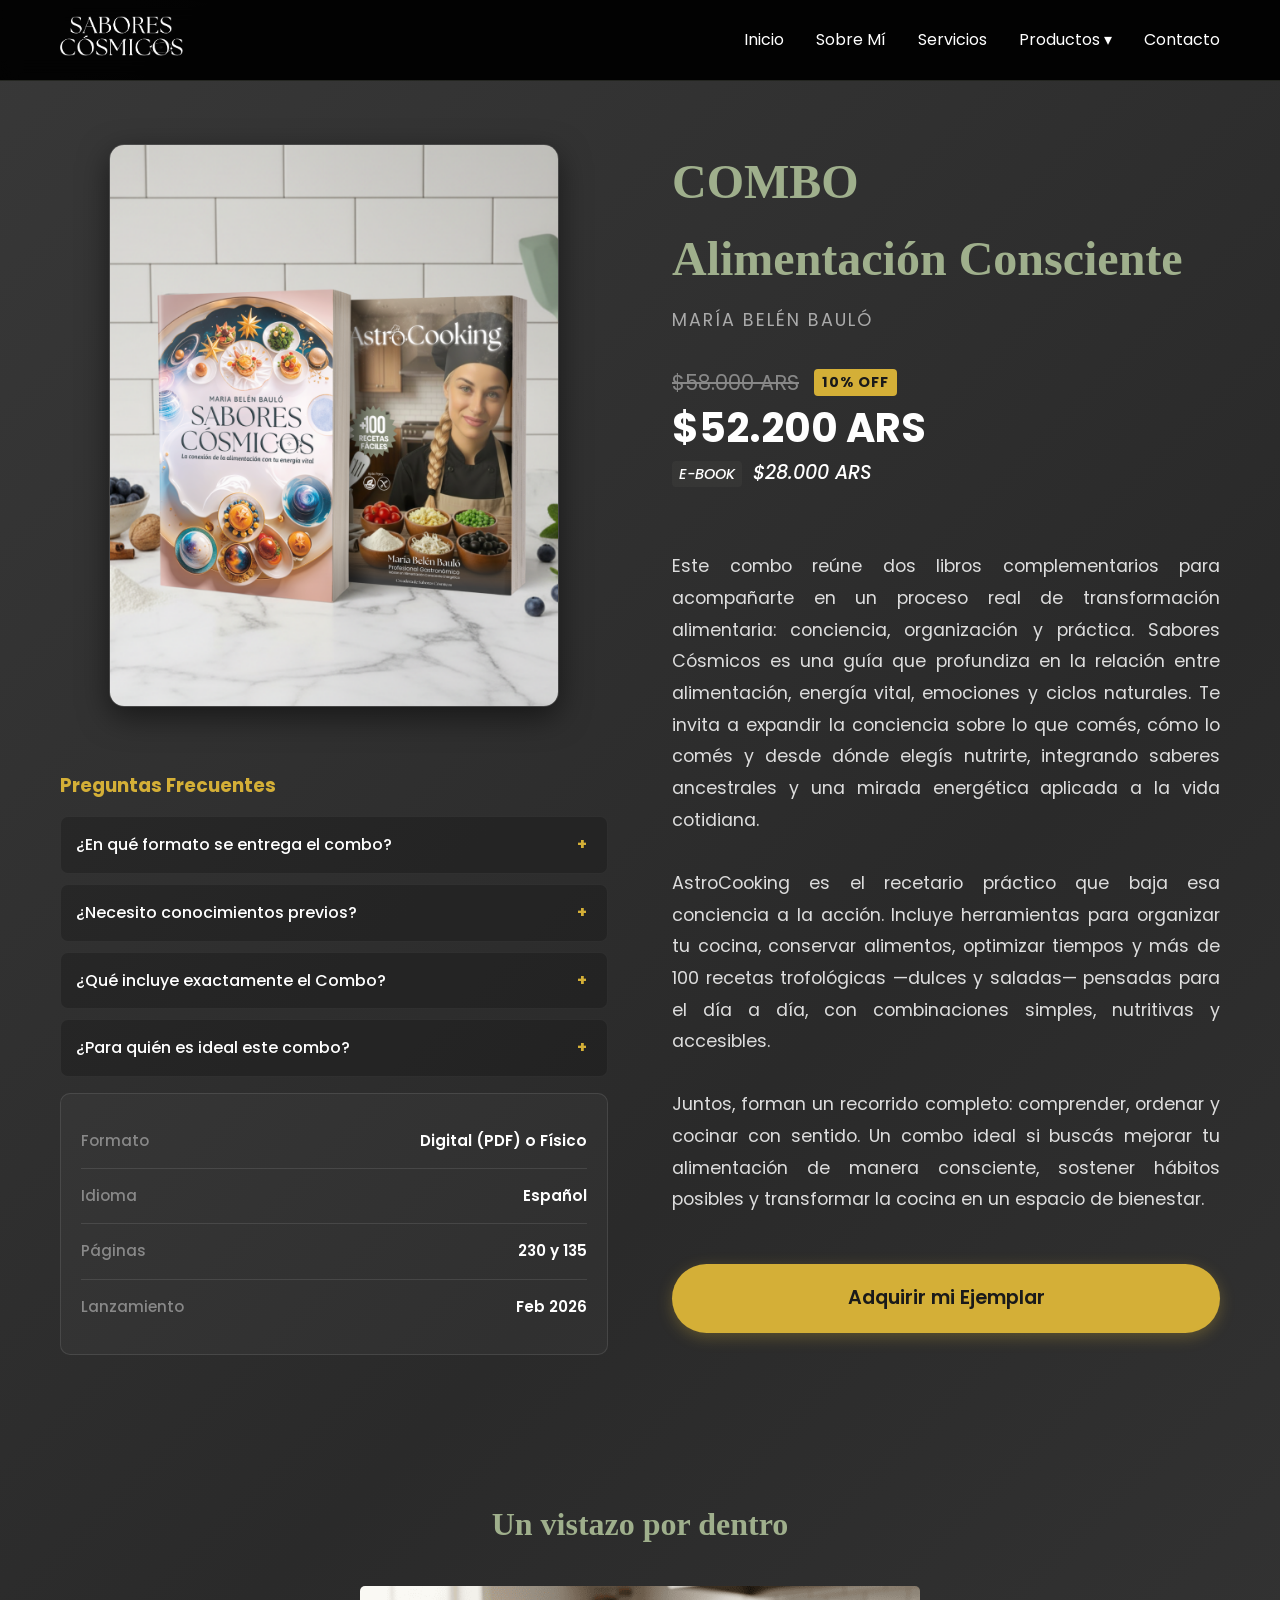
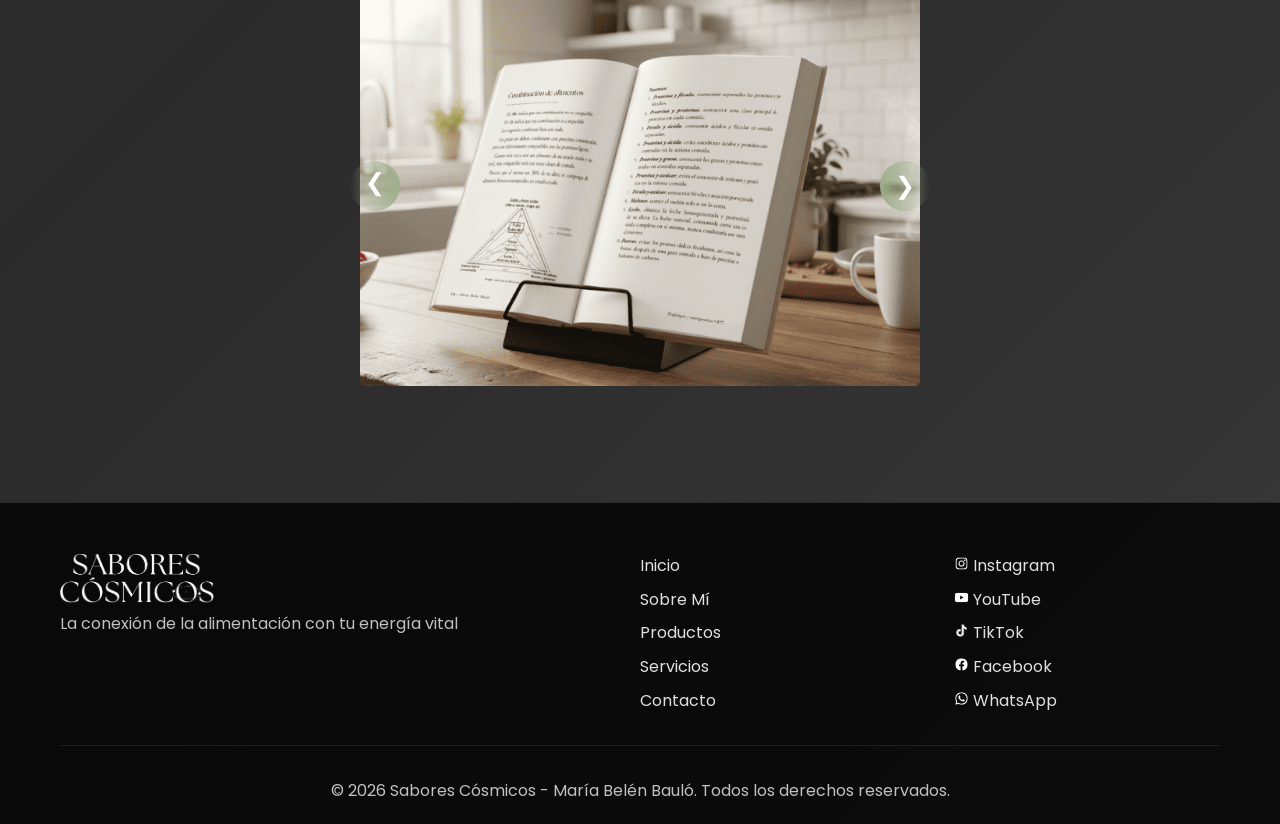
<file: combo-alimentacionconsciente.html>
<!DOCTYPE html>
<html lang="es">
<head>
    <meta charset="UTF-8">
    <meta name="viewport" content="width=device-width, initial-scale=1.0">
    <meta name="description" content="Recetario Sabores Cosmicos - Sabores Cósmicos">
    <title>COMBO Alimentación Consciente</title>
    
    <link rel="stylesheet" href="styles.css">
    <link rel="icon" type="image/webp" href="assets/favicon.webp">
    <link href="https://fonts.googleapis.com/css2?family=Poppins:wght@300;400;500;600;700&family=Dancing+Script:wght@400;500;600;700&display=swap" rel="stylesheet">

<style>
        body { padding-top: 80px; }

        
        .product-container {
            display: grid;
            max-width: 1200px;
            margin: 0 auto;
            padding: 4rem 20px;
            gap: 3rem; 
            
            
            grid-template-columns: 1fr 1fr;
            grid-template-areas: 
            "imagen  info"
            "faq     info"
            "specs   info";
            align-items: start;
        }

        .area-imagen { grid-area: imagen; }
        .area-info   { grid-area: info; }
        .area-specs  { grid-area: specs; }
        .area-faq    { grid-area: faq; }

        .book-cover-container {
            position: relative;
            border-radius: 15px;
            overflow: hidden;
            box-shadow: 0 10px 30px rgba(0,0,0,0.5);
            border: 1px solid rgba(255,255,255,0.1);
            max-width: 400px; 
            margin: 0 auto;
        }
        
        .book-cover {
            width: 100%;
            display: block;
            transition: transform 0.3s ease;
        }
        .book-cover:hover { transform: scale(1.02); }

        .book-info h1 {
            font-family: 'Dancing Script', cursive;
            font-size: 3.5rem;
            color: #d4af37;
            margin-bottom: 0.5rem;
        }
        .author { color: #aaa; text-transform: uppercase; letter-spacing: 2px; margin-bottom: 2rem; }
        .price-tag { font-size: 2rem; font-weight: 700; color: #fff; margin-bottom: 2rem; display: block; }
        .description { text-align: justify; font-size: 1.1rem; line-height: 1.8; color: #ddd; margin-bottom: 2rem; }
        
        .btn-large {
            width: 100%;
            padding: 1.2rem;
            font-size: 1.2rem;
            text-align: center;
            margin-top: 1rem;
            display: block;
        }

        
        .specs-table {
            background: rgba(255,255,255,0.03);
            padding: 20px;
            border-radius: 10px;
            border: 1px solid rgba(255,255,255,0.1);
        }
        .spec-row {
            display: flex;
            justify-content: space-between;
            padding: 12px 0;
            border-bottom: 1px solid rgba(255,255,255,0.1);
            font-size: 0.95rem;
        }
        .spec-row:last-child { border-bottom: none; }
        .spec-label { color: #888; }
        .spec-value { color: #fff; font-weight: 600; }

        
        .faq-container h3 { margin-bottom: 1rem; color: #d4af37; }
        
        details {
            background: rgba(0,0,0,0.2);
            margin-bottom: 10px;
            border-radius: 8px;
            border: 1px solid rgba(255,255,255,0.05);
            overflow: hidden;
        }
        
        summary {
            padding: 15px;
            cursor: pointer;
            font-weight: 500;
            outline: none;
            list-style: none;
            position: relative;
        }
        
        summary::-webkit-details-marker { display: none; }
        
        summary::after {
            content: '+';
            position: absolute;
            right: 20px;
            font-weight: bold;
            color: #d4af37;
        }
        
        details[open] summary::after { content: '-'; }
        
        .faq-content {
            padding: 0 15px 15px 15px;
            color: #ccc;
            font-size: 0.95rem;
            line-height: 1.6;
        }

        .combo-price-container {
            margin-bottom: 2rem;
            display: flex;
            flex-direction: column; 
            gap: 5px;
        }

        .price-row-top {
            display: flex;
            align-items: center; 
            gap: 15px; 
        }

        .old-price {
            text-decoration: line-through; 
            color: #888; 
            font-size: 1.3rem;
            font-weight: 400;
        }

        .discount-badge {
            background-color: #d4af37; 
            color: #1a1a1a;
            padding: 2px 8px;
            border-radius: 4px;
            font-size: 0.9rem;
            font-weight: 700;
            letter-spacing: 1px;
        }

        .final-price {
            font-size: 2.5rem; 
            font-weight: 700;
            color: #fff;
            line-height: 1.2;
        }

        
        @media (max-width: 768px) {
            .product-container {
                grid-template-columns: 1fr;
                gap: 0.5rem;
                
                grid-template-areas: 
                    "imagen"
                    "info"
                    "faq"
                    "specs";
            }
            .book-info h1 { font-size: 2.5rem; }
        }
.precio-ebook {
    display: block;        
    font-size: 1.2rem;      
    color: #ffffff;          
    font-weight: 500;        
    margin-top: 1px;         
    font-style: italic;      
}


.tag-ebook {
    background-color: rgba(115, 123, 106, 0.1);
    padding: 3px 7px;
    border-radius: 4px;
    font-size: 0.9rem;
    margin-right: 5px;
}

/* Nav bar  "productos" section */
.dropdown {
    position: relative;
    display: inline-block;
}

.dropbtn {
    cursor: pointer;
    display: flex;
    align-items: center;
    gap: 5px;
    height: 100%; 
}

.dropdown-content {
    display: none;
    position: absolute;
    background-color: #2a2a2a;
    min-width: 220px;
    box-shadow: 0px 8px 16px 0px rgba(0,0,0,0.5);
    z-index: 1001;
    border-radius: 8px;
    padding: 10px 0;
    border: 1px solid rgba(115, 123, 106, 0.3);
    top: 100%; 
    left: 0;
    margin-top: 10px; 
}

.dropdown-content::before {
    content: "";
    position: absolute;
    top: -20px; 
    left: 0;
    width: 100%;
    height: 20px;
    background: transparent; 
}

.dropdown:hover .dropdown-content {
    display: block;
    animation: fadeInUp 0.3s ease-out;
}

.dropdown-content a {
    color: #e0e0e0;
    padding: 12px 20px;
    text-decoration: none;
    display: block;
    font-size: 0.95rem;
    transition: all 0.3s ease;
}

.dropdown-content a:hover {
    background-color: #383838;
    color: #becdac;
    padding-left: 25px;
}

.dropdown-category {
   display: block; 
    padding: 10px 20px 5px 20px;
    font-size: 0.8rem;
    color: #737b6a;
    font-weight: 700;
    letter-spacing: 1px;
    text-decoration: none; 
    transition: all 0.3s ease;
    cursor: pointer;      
    pointer-events: auto; 
    display: block;
}

.dropdown-divider {
    height: 1px;
    background-color: rgba(115, 123, 106, 0.3);
    margin: 8px 0;
}

.dropdown-category:hover {
    background-color: #383838;
    color: #becdac;
    padding-left: 25px;
}

@media (max-width: 768px) {
    .dropdown { display: block; width: 100%; }
    .dropdown-content {
        position: static;
        box-shadow: none;
        background: rgba(0,0,0,0.2);
        width: 100%;
        margin-top: 0;
        border: none;
    }
    .dropdown:hover .dropdown-content { display: block; }
    .dropbtn { justify-content: center; }
    .dropdown-category { text-align: center; color: #becdac; }
}

#books {
    scroll-margin-top: 120px; 
}
        
    </style>

</head>
<body>

<nav class="navbar">
    <div class="nav-container">
        <div class="nav-logo">
            <a href="index.html">
                <img src="assets/logoHD.png" alt="Logo Sabores Cósmicos" class="logo-img">
            </a>
        </div>
        
        <div class="nav-menu" id="nav-menu">
            <a href="index.html#home" class="nav-link">Inicio</a>
            <a href="index.html#about" class="nav-link">Sobre Mí</a>
            <a href="index.html#services" class="nav-link">Servicios</a>
            
            <div class="dropdown">
                <a href="index.html#products" class="nav-link dropbtn">Productos ▾</a>
                
                <div class="dropdown-content">
                    
                    <a href="index.html#books" class="dropdown-category">Libros e E-books</a>
                    
                    <a href="saborescosmicos.html">Sabores Cósmicos</a>
                    <a href="astrocooking.html">AstroCooking</a>
                    <a href="combo-alimentacionconsciente.html">Combo Alimentación Consciente</a>
                    
                    <div class="dropdown-divider"></div>

                    <a href="index.html#courses" class="dropdown-category">Cursos</a>
                    
                    <a href="index.html#combos" class="dropdown-category">Combos & más</a>
                </div>
            </div>
            <a href="index.html#contact" class="nav-link">Contacto</a>
        </div>
        
        <div class="hamburger" id="hamburger">
            <span class="bar"></span>
            <span class="bar"></span>
            <span class="bar"></span>
        </div>
    </div>
</nav>

   <main class="product-container">
        
        <div class="area-imagen">
            <div class="book-cover-container">
                <img src="assets/combo-thumb.png" alt="Portada Sabores Cosmicos" class="book-cover">
            </div>
        </div>

        <div class="area-info book-info">
<h1>COMBO <br> Alimentación Consciente</h1>
            <p class="author">María Belén Bauló</p>
            <div class="combo-price-container">
                <div class="price-row-top">
                    <span class="old-price">$58.000 ARS</span>
                    <span class="discount-badge">10% OFF</span>
                </div>
                <span class="final-price">$52.200 ARS</span>
                <div class="precio-ebook">
            <span class="tag-ebook">E-BOOK</span> $28.000 ARS
        </div>
            <br>
            </div>
            
            <p class="description" >
                Este combo reúne dos libros complementarios para acompañarte en un proceso real de transformación alimentaria: conciencia, 
                organización y práctica.

                Sabores Cósmicos es una guía que profundiza en la relación entre alimentación, energía vital, emociones y ciclos naturales. Te 
                invita a expandir la conciencia sobre lo que comés, cómo lo comés y desde dónde elegís nutrirte, integrando saberes ancestrales 
                y una mirada energética aplicada a la vida cotidiana.<br><br>

                AstroCooking es el recetario práctico que baja esa conciencia a la acción. Incluye herramientas para organizar tu cocina, 
                conservar alimentos, optimizar tiempos y más de 100 recetas trofológicas —dulces y saladas— pensadas para el día a día, 
                con combinaciones simples, nutritivas y accesibles.<br><br>

                Juntos, forman un recorrido completo: comprender, ordenar y cocinar con sentido. 
                Un combo ideal si buscás mejorar tu alimentación de manera consciente, sostener hábitos posibles y transformar 
                la cocina en un espacio de bienestar.
            </p >

            <a href="https://wa.link/frdnr0" class="btn btn-large">Adquirir mi Ejemplar</a>
            <p style="text-align:center; font-size:0.8rem; margin-top:10px; color:#888;">
                
            </p>
        </div>

        <div class="area-faq faq-container">
<h3>Preguntas Frecuentes</h3>

<details>
    <summary>¿En qué formato se entrega el combo?</summary>
    <div class="faq-content">
        El combo está disponible en formato digital (PDF, apto para cualquier dispositivo) y en formato físico para envíos dentro de Argentina.
        Los libros físicos cuentan con tapa full color y papel interior obra de 75 g.
    </div>
</details>

<details>
    <summary>¿Necesito conocimientos previos?</summary>
    <div class="faq-content">
        No. Tanto Sabores Cósmicos como AstroCooking están pensados para aplicarse de manera simple y práctica, incluso si estás dando tus primeros pasos en alimentación consciente.
    </div>
</details>

<details>
    <summary>¿Qué incluye exactamente el Combo?</summary>
    <div class="faq-content">
        Incluye el libro Sabores Cósmicos, una guía de conciencia alimentaria y energética, y AstroCooking, un recetario con más de 100 recetas trofológicas
        y herramientas para organizar tu cocina y optimizar tiempos.
    </div>
</details>

<details>
    <summary>¿Para quién es ideal este combo?</summary>
    <div class="faq-content">
        Es ideal para personas que buscan mejorar su alimentación, organizar su cocina y sostener hábitos conscientes y posibles,
        integrando bienestar, practicidad y energía vital en su vida cotidiana.
    </div>
</details>


        <div class="area-specs specs-table">
            <div class="spec-row">
                <span class="spec-label">Formato</span>
                <span class="spec-value">Digital (PDF) o Físico</span>
            </div>
            <div class="spec-row">
                <span class="spec-label">Idioma</span>
                <span class="spec-value">Español</span>
            </div>
            <div class="spec-row">
                <span class="spec-label">Páginas</span>
                <span class="spec-value">230 y 135</span>
            </div>
            <div class="spec-row">
                <span class="spec-label">Lanzamiento</span>
                <span class="spec-value">Feb 2026</span>
            </div>
        </div>

    </main>

    <script src="script.js"></script>
</body>
</html><!DOCTYPE html>
<html lang="es">
<head>
    <meta charset="UTF-8">
    <meta name="viewport" content="width=device-width, initial-scale=1.0">
    <meta name="description" content="Recetario Sabores Cosmicos - Sabores Cósmicos">
    <title>Sabores Cosmicos PREVENTA</title>
    
    <link rel="stylesheet" href="styles.css">
    <link rel="icon" type="image/webp" href="assets/favicon.webp">
    <link href="https://fonts.googleapis.com/css2?family=Poppins:wght@300;400;500;600;700&family=Dancing+Script:wght@400;500;600;700&display=swap" rel="stylesheet">

    <style>
        body { padding-top: 80px; }

        .product-container {
            display: grid;
            grid-template-columns: 1fr 1fr; 
            gap: 4rem;
            padding: 4rem 20px;
            max-width: 1200px;
            margin: 0 auto;
            align-items: start;
        }

     
        .book-cover-container {
                  
            display: block;
            position: relative;
            border-radius: 15px;
            overflow: hidden;
            box-shadow: 0 10px 30px rgba(0,0,0,0.5);
            border: 1px solid rgba(255,255,255,0.1);
            max-width: 450px;
            margin: 0 auto;
            aspect-ratio: 4 / 5;
        }
        
        .book-cover {
            width: 100%;
            height: 100%; 
            display: block;
            transition: transform 0.3s ease;
            object-fit: cover;
        }
        
        .book-cover:hover { transform: scale(1.02); }

        
        .book-info h1 {
            font-family: 'Raleway';
            font-size: 3rem;
            color: #9faf8cff; 
            margin-bottom: 0.5rem;
        }

        .author {
            font-size: 1.1rem;
            color: #aaa;
            margin-bottom: 2rem;
            text-transform: uppercase;
            letter-spacing: 2px;
        }

        .price-tag {
            font-size: 2rem;
            font-weight: 700;
            color: #fff;
            margin-bottom: 0.5rem;
            display: block;
        }

        .description {
            font-size: 1.1rem;
            line-height: 1.8;
            color: #ddd;
            margin-bottom: 3rem;
        }

        
        .specs-table {
            width: 100%;
            margin-top: 1rem;
            border-top: 1px solid rgba(255,255,255,0.1);
        }

        .spec-row {
            display: flex;
            justify-content: space-between;
            padding: 15px 0;
            border-bottom: 1px solid rgba(255,255,255,0.1);
            font-size: 0.95rem;
        }

        .spec-label { color: #888; font-weight: 500; }
        .spec-value { color: #fff; font-weight: 600; }

    .btn-large {
            display: block;         
            width: 100%;
            padding: 1.2rem;
            font-size: 1.2rem;
            text-align: center;
            margin-top: 2rem;
            
         
            background-color: #d4af37; 
            color: #1a1a1a;           
            border: none;
            border-radius: 50px;       
            text-decoration: none;   
            font-weight: 600;          
            cursor: pointer;
            transition: all 0.3s ease; 
            box-shadow: 0 4px 15px rgba(212, 175, 55, 0.3); 
        }

        .btn-large:hover {
            background-color: #fff;    
            color: #d4af37;           
            transform: translateY(-3px); 
            box-shadow: 0 6px 20px rgba(212, 175, 55, 0.5);
        }

        
        @media (max-width: 768px) {
            .product-container { grid-template-columns: 1fr; gap: 2rem; }
            .book-info h1 { font-size: 2.5rem; }
        }

.preview-section {
            max-width: 1200px;
            margin: 1rem auto 6rem auto;
            padding: 0 20px;
            text-align: center;
        }

        .preview-section h2 {
            font-family: 'Times New Roman';
            font-size: 2rem;
            color: #9faf8c;
            margin-bottom: 1rem;
        }

        .carousel-container {
            position: relative;
            max-width: 600px;
            margin: 0 auto;
            border-radius: 0px;
            overflow: hidden; 
           
        }

        .carousel-track {
            display: flex;
            transition: transform 0.5s ease-in-out; 
            width: 100%;
        }

        .carousel-slide {
            min-width: 100%; 
            display: flex;
            justify-content: center;
            align-items: center;
            padding: 20px; 
        }

        .carousel-slide img,
        .carousel-slide video {
            width: 100%;
            height: 400px;     
            object-fit: cover;
            border-radius: 5px;
            display: block;    
        }


        .slider-btn {
            position: absolute;
            top: 50%;
            transform: translateY(-50%);
            width: 50px;
            height: 50px;
            border: none;
            color: #fff;
            font-size: 1.5rem;
            cursor: pointer;
            z-index: 10;
            border-radius: 50%;
            display: flex;
            align-items: center;
            justify-content: center;
            transition: opacity 0.3s;

            background: linear-gradient(90deg, #9faf8cff 0%, rgba(159, 175, 140, 0) 100%);
        }

        .slider-btn:hover { opacity: 0.8; }
        .prev-btn { left: 10px; transform: translateY(-50%) rotate(180deg); }
        .next-btn { right: 10px; }
    </style>
</head>
<body>

    <section class="preview-section">
        <h2>Un vistazo por dentro</h2>
        
        <div class="carousel-container">
            <button class="slider-btn prev-btn" onclick="moverCarrusel(-1)">❯</button>
            
            <div class="carousel-track" id="track">
                
                <div class="carousel-slide">
                    <img src="assets/sc2.png" alt="Página interior 1">
                </div>
                
                <div class="carousel-slide">
                    <img src="assets/sc1.png" alt="Página interior 2">
                </div>
                
                <div class="carousel-slide">
                    <img src="assets/1.1.png" alt="Página interior 3">
                </div>
                
                 <div class="carousel-slide">
                    <img src="assets/1.3.png" alt="Página interior 4">
                </div>

            </div>

            <button class="slider-btn next-btn" onclick="moverCarrusel(1)">❯</button>
        </div>
    </section>

    <footer class="footer">
        <div class="container">
            <div class="footer-content">
                <div class="footer-logo">
                    <img src="assets/logoHD.png" height="50" alt="Logotipo Sabores Cósmicos" title="Sabores Cósmicos">
                    <p>La conexión de la alimentación con tu energía vital</p>
                </div>
                <div class="footer-links">
                    <a href="#home">Inicio</a>
                    <a href="#about">Sobre Mí</a>
                    <a href="#products">Productos</a>
                    <a href="#services">Servicios</a>
                    <a href="#contact">Contacto</a>
                </div>
                <div class="social-links">
    <a href="https://www.instagram.com/saborescosmicos.mbb/" target="_blank">
        <img src="assets/ig.svg" height="15" alt="Instagram Icon" title="@saborescosmicos.mbb">
        <span>Instagram</span>
    </a>
    <a href="https://www.youtube.com/channel/UCPgUv7SQaU97grO2RtAFSaw" target="_blank">
        <img src="assets/yt.svg" height="15" alt="YouTube Icon" title="@saborescosmicos">
        <span>YouTube</span>
    </a>
    <a href="https://www.tiktok.com/@saborescosmicos" target="_blank">
        <img src="assets/tt.svg" height="15" alt="TikTok Icon" title="@saborescosmicos">
        <span>TikTok</span>
    </a>
    <a href="https://www.facebook.com/saborescosmicos.mbb" target="_blank">
        <img src="assets/fb.svg" height="15" alt="Facebook Icon" title="/saborescosmicos.mbb">
        <span>Facebook</span>
    </a>
    <a href="https://api.whatsapp.com/send/?phone=3516868397&text&type=phone_number&app_absent=0" target="_blank">
        <img src="assets/wsp.svg" height="15" alt="WhatsApp Icon" title="+54 9 351 686-8397">
        <span>WhatsApp</span>
    </a>
</div>
            </div>
            <div class="footer-bottom">
                <p> © 2026 Sabores Cósmicos - María Belén Bauló. Todos los derechos reservados.</p>
            </div>
        </div>
    </footer>

    <script src="script.js"></script>

    <div id="copy-warning">
    <p>El contenido de esta página está protegido. No se permite su copia.</p>
</div>
</body>
</html>

<script>
        let indiceActual = 0;

        function moverCarrusel(direccion) {
            const track = document.getElementById('track');
            const slides = document.querySelectorAll('.carousel-slide');
            const totalSlides = slides.length;

            indiceActual = indiceActual + direccion;

            if (indiceActual < 0) {
                indiceActual = totalSlides - 1;
            } else if (indiceActual >= totalSlides) {
                indiceActual = 0;
            }

            track.style.transform = `translateX(-${indiceActual * 100}%)`;
        }
    </script>

    <script src="script.js"></script>
</body>
</html>
</file>
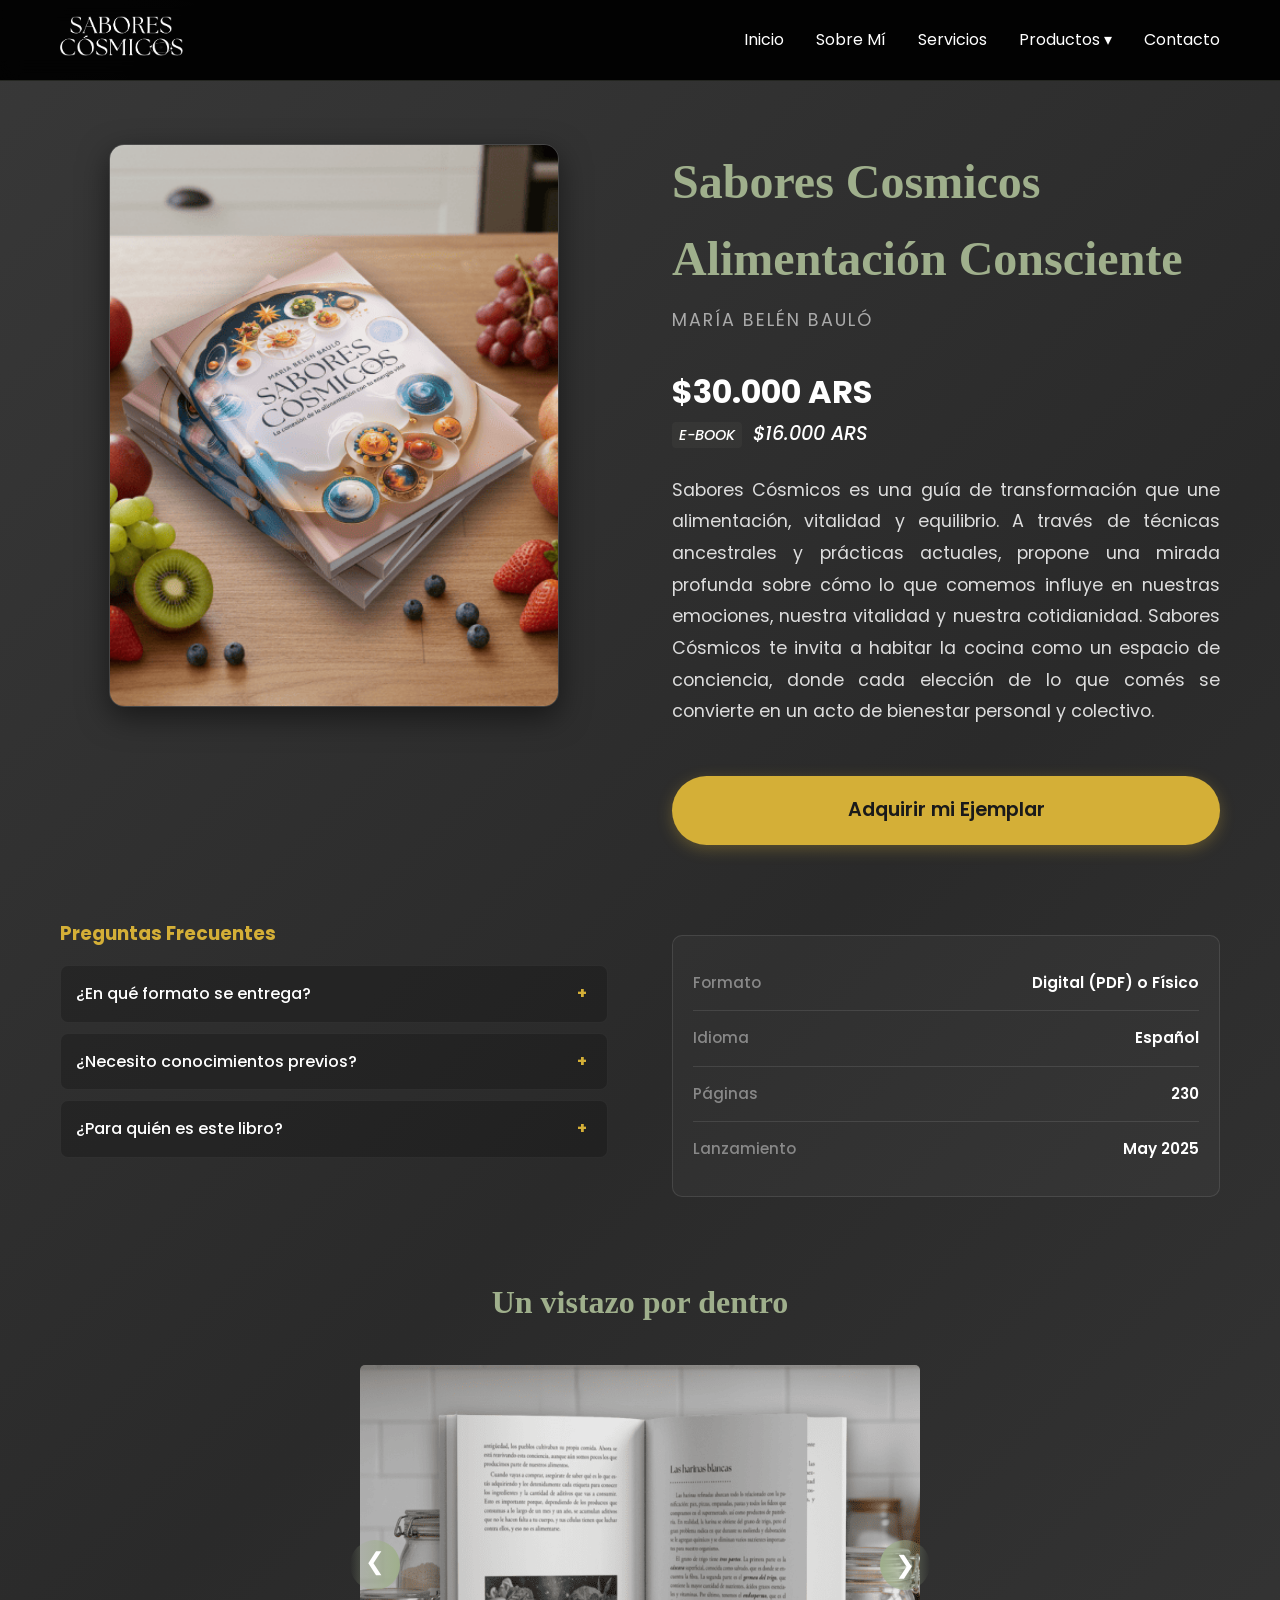
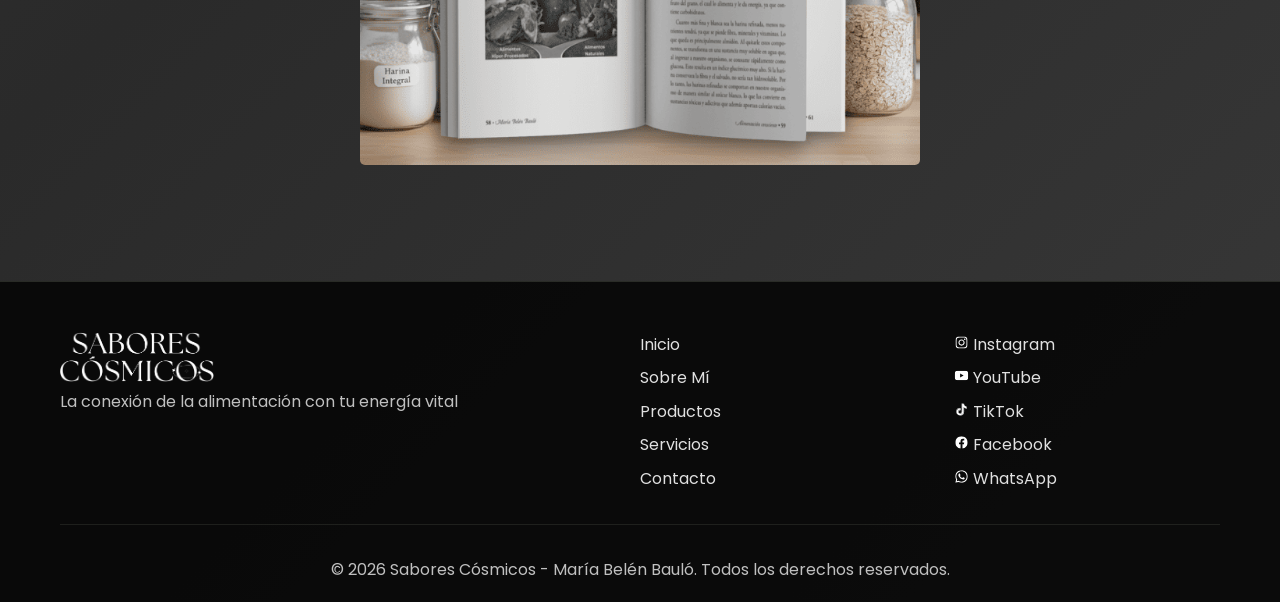
<file: saborescosmicos.html>
<!DOCTYPE html>
<html lang="es">
<head>
    <meta charset="UTF-8">
    <meta name="viewport" content="width=device-width, initial-scale=1.0">
    <meta name="description" content="Recetario Sabores Cosmicos - Sabores Cósmicos">
    <title>Libro Sabores Cósmicos</title>
    
    <link rel="stylesheet" href="styles.css">
    <link rel="icon" type="image/webp" href="assets/favicon.webp">
    <link href="https://fonts.googleapis.com/css2?family=Poppins:wght@300;400;500;600;700&family=Dancing+Script:wght@400;500;600;700&display=swap" rel="stylesheet">

<style>
        body { padding-top: 80px; }

        
        .product-container {
            display: grid;
            max-width: 1200px;
            margin: 0 auto;
            padding: 4rem 20px;
            gap: 3rem; 
            
            
            grid-template-columns: 1fr 1fr;
            grid-template-areas: 
                "imagen  info"
                "faq     specs";
            align-items: start;
        }

        .area-imagen { grid-area: imagen; }
        .area-info   { grid-area: info; }
        .area-specs  { grid-area: specs; }
        .area-faq    { grid-area: faq; }

        .book-cover-container {
            position: relative;
            border-radius: 15px;
            overflow: hidden;
            box-shadow: 0 10px 30px rgba(0,0,0,0.5);
            border: 1px solid rgba(255,255,255,0.1);
            max-width: 400px; 
            margin: 0 auto;
        }
        
        .book-cover {
            width: 100%;
            display: block;
            transition: transform 0.3s ease;
        }
        .book-cover:hover { transform: scale(1.02); }

        .book-info h1 {
            font-family: 'Dancing Script', cursive;
            font-size: 3.5rem;
            color: #d4af37;
            margin-bottom: 0.5rem;
        }
        .author { color: #aaa; text-transform: uppercase; letter-spacing: 2px; margin-bottom: 2rem; }
        .price-tag { font-size: 2rem; font-weight: 700; color: #fff; margin-bottom: 2rem; display: block; }
        .description { text-align: justify; font-size: 1.1rem; line-height: 1.8; color: #ddd; margin-bottom: 2rem; }
        
        .btn-large {
            width: 100%;
            padding: 1.2rem;
            font-size: 1.2rem;
            text-align: center;
            margin-top: 1rem;
            display: block;
        }

        
        .specs-table {
            background: rgba(255,255,255,0.03);
            padding: 20px;
            border-radius: 10px;
            border: 1px solid rgba(255,255,255,0.1);
        }
        .spec-row {
            display: flex;
            justify-content: space-between;
            padding: 12px 0;
            border-bottom: 1px solid rgba(255,255,255,0.1);
            font-size: 0.95rem;
        }
        .spec-row:last-child { border-bottom: none; }
        .spec-label { color: #888; }
        .spec-value { color: #fff; font-weight: 600; }

        
        .faq-container h3 { margin-bottom: 1rem; color: #d4af37; }
        
        details {
            background: rgba(0,0,0,0.2);
            margin-bottom: 10px;
            border-radius: 8px;
            border: 1px solid rgba(255,255,255,0.05);
            overflow: hidden;
        }
        
        summary {
            padding: 15px;
            cursor: pointer;
            font-weight: 500;
            outline: none;
            list-style: none;
            position: relative;
        }
        
        summary::-webkit-details-marker { display: none; }
        
        summary::after {
            content: '+';
            position: absolute;
            right: 20px;
            font-weight: bold;
            color: #d4af37;
        }
        
        details[open] summary::after { content: '-'; }
        
        .faq-content {
            padding: 0 15px 15px 15px;
            color: #ccc;
            font-size: 0.95rem;
            line-height: 1.6;
        }

        
        @media (max-width: 768px) {
            .product-container {
                grid-template-columns: 1fr;
                gap: 0.5rem;
                
                grid-template-areas: 
                    "imagen"
                    "info"
                    "faq"
                    "specs";
            }
            .book-info h1 { font-size: 2.5rem; }
        }

        /* Nav bar  "productos" section */
.dropdown {
    position: relative;
    display: inline-block;
}

.dropbtn {
    cursor: pointer;
    display: flex;
    align-items: center;
    gap: 5px;
    height: 100%; 
}

.dropdown-content {
    display: none;
    position: absolute;
    background-color: #2a2a2a;
    min-width: 220px;
    box-shadow: 0px 8px 16px 0px rgba(0,0,0,0.5);
    z-index: 1001;
    border-radius: 8px;
    padding: 10px 0;
    border: 1px solid rgba(115, 123, 106, 0.3);
    top: 100%; 
    left: 0;
    margin-top: 10px; 
}

.dropdown-content::before {
    content: "";
    position: absolute;
    top: -20px; 
    left: 0;
    width: 100%;
    height: 20px;
    background: transparent; 
}

.dropdown:hover .dropdown-content {
    display: block;
    animation: fadeInUp 0.3s ease-out;
}

.dropdown-content a {
    color: #e0e0e0;
    padding: 12px 20px;
    text-decoration: none;
    display: block;
    font-size: 0.95rem;
    transition: all 0.3s ease;
}

.dropdown-content a:hover {
    background-color: #383838;
    color: #becdac;
    padding-left: 25px;
}

.dropdown-category {
   display: block; 
    padding: 10px 20px 5px 20px;
    font-size: 0.8rem;
    color: #737b6a;
    font-weight: 700;
    letter-spacing: 1px;
    text-decoration: none; 
    transition: all 0.3s ease;
    cursor: pointer;      
    pointer-events: auto; 
    display: block;
}

.dropdown-divider {
    height: 1px;
    background-color: rgba(115, 123, 106, 0.3);
    margin: 8px 0;
}

.dropdown-category:hover {
    background-color: #383838;
    color: #becdac;
    padding-left: 25px;
}

@media (max-width: 768px) {
    .dropdown { display: block; width: 100%; }
    .dropdown-content {
        position: static;
        box-shadow: none;
        background: rgba(0,0,0,0.2);
        width: 100%;
        margin-top: 0;
        border: none;
    }
    .dropdown:hover .dropdown-content { display: block; }
    .dropbtn { justify-content: center; }
    .dropdown-category { text-align: center; color: #becdac; }
}

#books {
    scroll-margin-top: 120px; 
}

.precio-ebook {
    display: block;        
    font-size: 1.2rem;      
    color: #ffffff;          
    font-weight: 500;        
    margin-top: 1px;         
    font-style: italic;      
}


.tag-ebook {
    background-color: rgba(115, 123, 106, 0.1);
    padding: 3px 7px;
    border-radius: 4px;
    font-size: 0.9rem;
    margin-right: 5px;
}
    </style>

</head>
<body>

     <nav class="navbar">
    <div class="nav-container">
        <div class="nav-logo">
            <a href="index.html">
                <img src="assets/logoHD.png" alt="Logo Sabores Cósmicos" class="logo-img">
            </a>
        </div>
        
        <div class="nav-menu" id="nav-menu">
            <a href="index.html#home" class="nav-link">Inicio</a>
            <a href="index.html#about" class="nav-link">Sobre Mí</a>
            <a href="index.html#services" class="nav-link">Servicios</a>
            
            <div class="dropdown">
                <a href="index.html#products" class="nav-link dropbtn">Productos ▾</a>
                
                <div class="dropdown-content">
                    
                    <a href="index.html#books" class="dropdown-category">Libros e E-books</a>
                    
                    <a href="saborescosmicos.html">Sabores Cósmicos</a>
                    <a href="astrocooking.html">AstroCooking</a>
                    <a href="combo-alimentacionconsciente.html">Combo Alimentación Consciente</a>
                    
                    <div class="dropdown-divider"></div>

                    <a href="index.html#courses" class="dropdown-category">Cursos</a>
                    
                    <a href="index.html#combos" class="dropdown-category">Combos & más</a>
                </div>
            </div>
            <a href="index.html#contact" class="nav-link">Contacto</a>
        </div>
        
        <div class="hamburger" id="hamburger">
            <span class="bar"></span>
            <span class="bar"></span>
            <span class="bar"></span>
        </div>
    </div>
</nav>

   <main class="product-container">
        
        <div class="area-imagen">
            <div class="book-cover-container">
                <img src="assets/thumbnail.jpg" alt="Portada Sabores Cosmicos" class="book-cover">
            </div>
        </div>

        <div class="area-info book-info">
<h1>Sabores Cosmicos Alimentación Consciente</h1>
            <p class="author">María Belén Bauló</p>
            <span class="price-tag">$30.000 ARS</span>
            <div class="precio-ebook">
    <span class="tag-ebook">E-BOOK</span> $16.000 ARS
</div>
            <br>
            
            <p class="description">
                Sabores Cósmicos es una guía de transformación que une alimentación, vitalidad y equilibrio. A través de técnicas 
                ancestrales y prácticas actuales, propone una mirada profunda sobre cómo lo que comemos influye en nuestras emociones, nuestra 
                vitalidad y nuestra cotidianidad. Sabores Cósmicos te invita a habitar la cocina como un espacio de conciencia, 
                donde cada elección de lo que comés se convierte en un acto de bienestar personal y colectivo.
            </p>

            <a href="https://wa.link/qu2549" class="btn btn-large">Adquirir mi Ejemplar</a>
            <p style="text-align:center; font-size:0.8rem; margin-top:10px; color:#888;">
                
            </p>
        </div>

        <div class="area-faq faq-container">
            <h3>Preguntas Frecuentes</h3>
            
            <details>
                <summary>¿En qué formato se entrega?</summary>
                <div class="faq-content">
                    El libro se entrega en uno de dos formatos: En PDF, hecho para ser leído cómodamente en cualquier dispositivo.
                    En formato físico, para toda la argentina. Tapa full color, con un interior de papel obra de 75gr.
                </div>
            </details>

            <details>
                <summary>¿Necesito conocimientos previos?</summary>
                <div class="faq-content">
                    No. El libro está pensado para cualquier persona que desee mejorar su bienestar y reconectar con su energía vital 
                    desde un enfoque fácil y práctico.
                </div>
            </details>
             
             <details>
                <summary>¿Para quién es este libro?</summary>
                <div class="faq-content">
                    Está dirigido a personas interesadas en mejorar su bienestar integral, comprender la relación entre su alimentación y vitalidad, 
                    y hacer elecciones más conscientes en su vida cotidiana, al aplicar hábitos alimenticios saludables.
                </div>
            </details>
        </div>

        <div class="area-specs specs-table">
            <div class="spec-row">
                <span class="spec-label">Formato</span>
                <span class="spec-value">Digital (PDF) o Físico</span>
            </div>
            <div class="spec-row">
                <span class="spec-label">Idioma</span>
                <span class="spec-value">Español</span>
            </div>
            <div class="spec-row">
                <span class="spec-label">Páginas</span>
                <span class="spec-value">230</span>
            </div>
            <div class="spec-row">
                <span class="spec-label">Lanzamiento</span>
                <span class="spec-value">May 2025</span>
            </div>
        </div>

    </main>

    <script src="script.js"></script>
</body>
</html><!DOCTYPE html>
<html lang="es">
<head>
    <meta charset="UTF-8">
    <meta name="viewport" content="width=device-width, initial-scale=1.0">
    <meta name="description" content="Recetario Sabores Cosmicos - Sabores Cósmicos">
    <title>Sabores Cosmicos PREVENTA</title>
    
    <link rel="stylesheet" href="styles.css">
    <link rel="icon" type="image/webp" href="assets/favicon.webp">
    <link href="https://fonts.googleapis.com/css2?family=Poppins:wght@300;400;500;600;700&family=Dancing+Script:wght@400;500;600;700&display=swap" rel="stylesheet">

    <style>
        body { padding-top: 80px; }

        .product-container {
            display: grid;
            grid-template-columns: 1fr 1fr; 
            gap: 4rem;
            padding: 4rem 20px;
            max-width: 1200px;
            margin: 0 auto;
            align-items: start;
        }

     
        .book-cover-container {
                  
            display: block;
            position: relative;
            border-radius: 15px;
            overflow: hidden;
            box-shadow: 0 10px 30px rgba(0,0,0,0.5);
            border: 1px solid rgba(255,255,255,0.1);
            max-width: 450px;
            margin: 0 auto;
            aspect-ratio: 4 / 5;
        }
        
        .book-cover {
            width: 100%;
            height: 100%; 
            display: block;
            transition: transform 0.3s ease;
            object-fit: cover;
        }
        
        .book-cover:hover { transform: scale(1.02); }

        
        .book-info h1 {
            font-family: 'Raleway';
            font-size: 3rem;
            color: #9faf8cff; 
            margin-bottom: 0.5rem;
        }

        .author {
            font-size: 1.1rem;
            color: #aaa;
            margin-bottom: 2rem;
            text-transform: uppercase;
            letter-spacing: 2px;
        }

        .price-tag {
            font-size: 2rem;
            font-weight: 700;
            color: #fff;
            margin-bottom: 0.1rem;
            display: block;
        }

        .description {
            font-size: 1.1rem;
            line-height: 1.8;
            color: #ddd;
            margin-bottom: 3rem;
        }

        
        .specs-table {
            width: 100%;
            margin-top: 1rem;
            border-top: 1px solid rgba(255,255,255,0.1);
        }

        .spec-row {
            display: flex;
            justify-content: space-between;
            padding: 15px 0;
            border-bottom: 1px solid rgba(255,255,255,0.1);
            font-size: 0.95rem;
        }

        .spec-label { color: #888; font-weight: 500; }
        .spec-value { color: #fff; font-weight: 600; }

    .btn-large {
            display: block;         
            width: 100%;
            padding: 1.2rem;
            font-size: 1.2rem;
            text-align: center;
            margin-top: 2rem;
            
         
            background-color: #d4af37; 
            color: #1a1a1a;           
            border: none;
            border-radius: 50px;       
            text-decoration: none;   
            font-weight: 600;          
            cursor: pointer;
            transition: all 0.3s ease; 
            box-shadow: 0 4px 15px rgba(212, 175, 55, 0.3); 
        }

        .btn-large:hover {
            background-color: #fff;    
            color: #d4af37;           
            transform: translateY(-3px); 
            box-shadow: 0 6px 20px rgba(212, 175, 55, 0.5);
        }

        
        @media (max-width: 768px) {
            .product-container { grid-template-columns: 1fr; gap: 2rem; }
            .book-info h1 { font-size: 2.5rem; }
        }

.preview-section {
            max-width: 1200px;
            margin: 1rem auto 6rem auto;
            padding: 0 20px;
            text-align: center;
        }

        .preview-section h2 {
            font-family: 'Times New Roman';
            font-size: 2rem;
            color: #9faf8c;
            margin-bottom: 1rem;
        }

        .carousel-container {
            position: relative;
            max-width: 600px;
            margin: 0 auto;
            border-radius: 0px;
            overflow: hidden; 
           
        }

        .carousel-track {
            display: flex;
            transition: transform 0.5s ease-in-out; 
            width: 100%;
        }

        .carousel-slide {
            min-width: 100%; 
            display: flex;
            justify-content: center;
            align-items: center;
            padding: 20px; 
        }

        .carousel-slide img,
        .carousel-slide video {
            width: 100%;
            height: 400px;     
            object-fit: cover;
            border-radius: 5px;
            display: block;    
        }


        .slider-btn {
            position: absolute;
            top: 50%;
            transform: translateY(-50%);
            width: 50px;
            height: 50px;
            border: none;
            color: #fff;
            font-size: 1.5rem;
            cursor: pointer;
            z-index: 10;
            border-radius: 50%;
            display: flex;
            align-items: center;
            justify-content: center;
            transition: opacity 0.3s;

            background: linear-gradient(90deg, #9faf8cff 0%, rgba(159, 175, 140, 0) 100%);
        }

        .slider-btn:hover { opacity: 0.8; }
        .prev-btn { left: 10px; transform: translateY(-50%) rotate(180deg); }
        .next-btn { right: 10px; }
    </style>
</head>
<body>

    <section class="preview-section">
        <h2>Un vistazo por dentro</h2>
        
        <div class="carousel-container">
            <button class="slider-btn prev-btn" onclick="moverCarrusel(-1)">❯</button>
            
            <div class="carousel-track" id="track">
                
                <div class="carousel-slide">
                    <img src="assets/sc1.png" alt="Página interior 1">
                </div>
                
                <div class="carousel-slide">
                    <img src="assets/sc2.png" alt="Página interior 2">
                </div>
                
                <div class="carousel-slide">
                    <img src="assets/sc3.png" alt="Página interior 3">
                </div>
                
                 <div class="carousel-slide">
                    <img src="assets/sc4.png" alt="Página interior 4">
                </div>

            </div>

            <button class="slider-btn next-btn" onclick="moverCarrusel(1)">❯</button>
        </div>
    </section>

    <footer class="footer">
        <div class="container">
            <div class="footer-content">
                <div class="footer-logo">
                    <img src="assets/logoHD.png" height="50" alt="Logotipo Sabores Cósmicos" title="Sabores Cósmicos">
                    <p>La conexión de la alimentación con tu energía vital</p>
                </div>
                <div class="footer-links">
                    <a href="#home">Inicio</a>
                    <a href="#about">Sobre Mí</a>
                    <a href="#products">Productos</a>
                    <a href="#services">Servicios</a>
                    <a href="#contact">Contacto</a>
                </div>
                <div class="social-links">
    <a href="https://www.instagram.com/saborescosmicos.mbb/" target="_blank">
        <img src="assets/ig.svg" height="15" alt="Instagram Icon" title="@saborescosmicos.mbb">
        <span>Instagram</span>
    </a>
    <a href="https://www.youtube.com/channel/UCPgUv7SQaU97grO2RtAFSaw" target="_blank">
        <img src="assets/yt.svg" height="15" alt="YouTube Icon" title="@saborescosmicos">
        <span>YouTube</span>
    </a>
    <a href="https://www.tiktok.com/@saborescosmicos" target="_blank">
        <img src="assets/tt.svg" height="15" alt="TikTok Icon" title="@saborescosmicos">
        <span>TikTok</span>
    </a>
    <a href="https://www.facebook.com/saborescosmicos.mbb" target="_blank">
        <img src="assets/fb.svg" height="15" alt="Facebook Icon" title="/saborescosmicos.mbb">
        <span>Facebook</span>
    </a>
    <a href="https://api.whatsapp.com/send/?phone=3516868397&text&type=phone_number&app_absent=0" target="_blank">
        <img src="assets/wsp.svg" height="15" alt="WhatsApp Icon" title="+54 9 351 686-8397">
        <span>WhatsApp</span>
    </a>
</div>
            </div>
            <div class="footer-bottom">
                <p> © 2026 Sabores Cósmicos - María Belén Bauló. Todos los derechos reservados.</p>
            </div>
        </div>
    </footer>

    <script src="script.js"></script>

    <div id="copy-warning">
    <p>El contenido de esta página está protegido. No se permite su copia.</p>
</div>
</body>
</html>

<script>
        let indiceActual = 0;

        function moverCarrusel(direccion) {
            const track = document.getElementById('track');
            const slides = document.querySelectorAll('.carousel-slide');
            const totalSlides = slides.length;

            indiceActual = indiceActual + direccion;

            if (indiceActual < 0) {
                indiceActual = totalSlides - 1;
            } else if (indiceActual >= totalSlides) {
                indiceActual = 0;
            }

            track.style.transform = `translateX(-${indiceActual * 100}%)`;
        }
    </script>

    <script src="script.js"></script>
</body>
</html>
</file>
<file: styles.css>
* {
    margin: 0;
    padding: 0;
    box-sizing: border-box;
}




body {
    font-family: 'Poppins', sans-serif;
    line-height: 1.6;
    color: #ffffff;
    background: linear-gradient(135deg, #383838 0%, #2a2a2a 50%, #383838 100%);
    min-height: 100vh;

    -webkit-user-select: none; 
    -moz-user-select: none;
    -ms-user-select: none;
    user-select: none;
    
}

.container {
    max-width: 1200px;
    margin: 0 auto;
    padding: 0 20px;
}

.navbar {
    position: fixed;
    top: 0;
    width: 100%;
    background: rgba(0, 0, 0, 0.95);
    backdrop-filter: blur(10px);
    z-index: 1000;
    padding: 1rem 0;
    border-bottom: 1px solid rgba(115, 123, 106, 0.3);
}

.nav-container {
    max-width: 1200px;
    margin: 0 auto;
    padding: 0 20px;
    display: flex;
    justify-content: space-between;
    align-items: center;
}

.nav-logo .logo-img {
    height: 40px;
    width: auto;
}

.nav-menu {
    display: flex;
    gap: 2rem;
}

.nav-link {
    color: #ffffff;
    text-decoration: none;
    font-weight: 400;
    transition: color 0.3s ease;
    position: relative;
}

.nav-link:hover {
    color: #737b6a;
}

.nav-link::after {
    content: '';
    position: absolute;
    width: 0;
    height: 2px;
    bottom: -5px;
    left: 0;
    background: linear-gradient(90deg, #737b6a, #383838);
    transition: width 0.5s ease;
}

.nav-link:hover::after {
    width: 100%;
}

.nav-social-links {
    display: flex; 
    gap: 1.2rem; 
    align-items: center; 
}

.nav-social-links img {
    height: 24px;
    transition: transform 0.3s ease;
}

.hamburger {
    display: none;
    flex-direction: column;
    cursor: pointer;
}

.hamburger span {
    width: 25px;
    height: 3px;
    background: #737b6a;
    margin: 3px 0;
    transition: 0.3s;
}

/* Hero Section */
.hero {
    min-height: 100vh;
    display: flex;
    align-items: center;
    text-align: left;
    padding: 120px 20px 100px 100px;
    background: radial-gradient(ellipse at center, rgba(115, 123, 106, 0.1) 0%, transparent 70%);

    background-image: linear-gradient(rgba(0, 0, 0, 0.3), rgba(0, 0, 0, 0.3)), url('assets/bg2.jpg');
    background-size: cover;
    background-position: center;
    background-repeat: no-repeat;
}


.hero-content {
    align-items: center;
    justify-content: flex-end;
    margin-left: 670px;
    max-width: 1300px;
    text-align: left;
}

.profile-image {
    margin-bottom: 2rem;
}

.profile-img {
    width: 200px;
    height: 200px;
    border-radius: 50%;
    border: 4px solid #737b6a;
    box-shadow: 0 0 30px rgba(115, 123, 106, 0.3);
    transition: transform 0.3s ease;
}

.profile-img:hover {
    transform: scale(1.05);
}

.hero-title {
    font-size: 3rem;
    font-weight: 700;
    margin-bottom: 0.1rem;
    color: #becdac;
    text-shadow: 0px 0px 5px rgba(0, 0, 0, 0.4); 
}

.hero-subtitle {
    font-size: 0.9rem;
    color: #becdac;
    margin-bottom: 1rem;
    font-weight: 500;
    text-shadow: 2px 2px 4px rgba(0, 0, 0, 0.5);
}

.hero-description {
    font-size: 1.1rem;
    line-height: 1.8;
    margin-bottom: 3rem;
    color: #e0e0e0;
    max-width: 600px;
    margin-left: auto;
    margin-right: auto;
    text-shadow: 2px 2px 4px rgba(0, 0, 0, 0.5);
}

.cta-buttons {
    display: flex;
    gap: 1rem;
    justify-content: flex-start;
    flex-wrap: wrap;
}

/* Buttons */
.btn {
    padding: 12px 30px;
    border: none;
    border-radius: 50px;
    font-size: 1rem;
    font-weight: 500;
    text-decoration: none;
    display: inline-block;
    transition: all 0.3s ease;
    cursor: pointer;
    text-align: center;
}

.btn-primary {
    background: linear-gradient(135deg, #becdac, #515151);
    color: #ffffff;
    box-shadow: 0 4px 15px rgba(115, 123, 106, 0.3);
}

.btn-primary:hover {
    transform: translateY(-2px);
    box-shadow: 0 6px 20px rgba(115, 123, 106, 0.4);
}

.btn-secondary {
    background: transparent;
    color: #becdac;
    border: 2px solid #becdac;
}

.btn-secondary:hover {
    background: #737b6a;
    color: #ffffff;
    transform: translateY(-2px);
}

/* Section Titles */
.section-title {
    font-size: 2.5rem;
    text-align: center;
    padding: -120px 0 10px;
    margin-bottom: 1rem;
    background: linear-gradient(135deg, #becdac);
    -webkit-background-clip: text;
    -webkit-text-fill-color: transparent;
    background-clip: text;
    font-weight: 600;
}

/* About Section */
.about {
    padding: 120px 0 100px;
    background: rgba(115, 123, 106, 0.005 );

    background-image: linear-gradient(rgba(56, 56, 56, 0.9), rgba(56, 56, 56, .9)), url('assets/aboutBG.jpg');
    background-size: cover;
    background-position: center;
    background-repeat: no-repeat;
}

.about-content {
    display: grid;
    grid-template-columns: 1fr 2fr;
    gap: 4rem;
    align-items: center;
}

.about-img {
    width: 100%;
    border-radius: 20px;
    box-shadow: 0 10px 30px rgba(0, 0, 0, 0.3);
    border: 3px solid #737b6a83;
}

.about-text {
    font-size: 1.1rem;
    line-height: 1.8;
    color: #e0e0e0;
}

.about-text p {
    margin-bottom: 1.5rem;
}

.about-highlights {
    margin-top: 2rem;
    display: grid;
    gap: 1.5rem;
}

.highlight {
    padding: 1.5rem;
    background: rgba(115, 123, 106, 0.1);
    border-radius: 15px;
    border-left: 4px solid #737b6a;
}

.highlight h4 {
    color: #737b6a;
    margin-bottom: 0.5rem;
    font-size: 1.1rem;
}

.highlight p {
    color: #c0c0c0;
    margin: 0;
}


/* --- Products & Services styles --- */
.products-grid,
.services-grid {
    display: grid;
    grid-template-columns: repeat(auto-fit, minmax(280px, 1fr));
    gap: 2rem;
   margin-bottom: 4rem;
}

/* Islands */
.product-card,
.service-card {
    display: flex;
    flex-direction: column;
    border-radius: 12px;
    background-color: #383838;
    box-shadow: 0 4px 8px rgba(0, 0, 0, 0.2);
    overflow: hidden;
    padding: 1.5rem;
    position: relative;
    transition: transform 0.3s ease, box-shadow 0.3s ease;
}

/* Button alignment */
.product-info,
.service-info {
    display: flex;
    flex-direction: column;
    height: 100%;
}

.product-info h3,
.product-info p,
.product-info .product-price,
.service-info h3,
.service-info p {
    flex-grow: 1;
}

.product-info button,
.service-info button {
    margin-top: auto;
}

/* Images */
.product-image img,
.service-image img {
    width: 100%;
    height: auto;
    border-radius: 8px;
    margin-bottom: 1rem;
}

.products {
    padding: 100px 0;
}

.product-card:hover {
    transform: translateY(-10px);
    box-shadow: 0 15px 40px rgba(115, 123, 106, 0.2);
}

.product-image img {
    width: 100%;
    height: 200px;
    object-fit: cover;
}

.product-info {
    padding: 1.5rem;
}

.product-info h3 {
    color: #737b6a;
    margin-bottom: 1rem;
    font-size: 1.3rem;
}

.product-info p {
    color: #c0c0c0;
    margin-bottom: 1.5rem;
    line-height: 1.6;
}

.product-price {
    font-size: 1.5rem;
    font-weight: 700;
    color: #ffffff;
    margin-bottom: 1rem;
}

/* Subsection Titles */
.subsection-title {
    font-family: 'Poppins';
    font-size: 2.5rem;
     font-weight: 300;

    margin-top: 4rem;

    margin-bottom: 2rem;
    text-align: center;
    color: #fff;
    text-shadow: 2px 2px 4px rgba(0, 0, 0, 0.5);
    transition: color 0.3s ease;
}


/* Services Section */
.services {
    padding: 100px 0;
    background: rgba(115, 123, 106, 0.05);
}

.service-card {
    background: rgba(255, 255, 255, 0.05);
    padding: 2rem;
    border-radius: 20px;
    text-align: center;
    transition: transform 0.3s ease;
    border: 1px solid rgba(115, 123, 106, 0.2);
}

.service-card:hover {
    transform: translateY(-5px);
}

.service-icon {
    font-size: 3rem;
    margin-bottom: 1rem;
}

.service-card h3 {
    color: #737b6a;
    margin-bottom: 1rem;
    font-size: 1.3rem;
}

.service-card p {
    color: #c0c0c0;
    margin-bottom: 2rem;
    line-height: 1.6;
}


/* Newsletter Section */
.newsletter {
    padding: 80px 0;
    background: linear-gradient(135deg, rgba(115, 123, 106, 0.1), rgba(56, 56, 56, 0.1));
    text-align: center;
}

.newsletter-content h2 {
    font-size: 2.2rem;
    margin-bottom: 1rem;
    color: #737b6a;
}

.newsletter-content p {
    font-size: 1.1rem;
    margin-bottom: 2rem;
    color: #e0e0e0;
}

.newsletter-form {
    display: flex;
    gap: 1rem;
    justify-content: center;
    max-width: 500px;
    margin: 0 auto;
}

.newsletter-form input {
    flex: 1;
    padding: 12px 20px;
    border: 2px solid rgba(115, 123, 106, 0.3);
    border-radius: 50px;
    background: rgba(255, 255, 255, 0.1);
    color: #ffffff;
    font-size: 1rem;
}

.newsletter-form input::placeholder {
    color: #c0c0c0;
}

.newsletter-form input:focus {
    outline: none;
    border-color: #737b6a;
}

/* Contact Section */
.contact {
    padding: 100px 0;
}

.contact-content {
    display: grid;
    grid-template-columns: 1fr 1fr;
    gap: 4rem;
}

.contact-info {
    display: flex;
    flex-direction: column;
    gap: 2rem;
}

.contact-item h4 {
    color: #737b6a;
    margin-bottom: 0.5rem;
    font-size: 1.2rem;
}

.contact-item p {
    color: #e0e0e0;
    font-size: 1.1rem;
}

.contact-form {
    display: flex;
    flex-direction: column;
    gap: 1rem;
}

.contact-form input,
.contact-form textarea {
    padding: 15px 20px;
    border: 2px solid rgba(115, 123, 106, 0.3);
    border-radius: 10px;
    background: rgba(255, 255, 255, 0.1);
    color: #ffffff;
    font-size: 1rem;
    font-family: inherit;
}

.contact-form input::placeholder,
.contact-form textarea::placeholder {
    color: #c0c0c0;
}

.contact-form input:focus,
.contact-form textarea:focus {
    outline: none;
    border-color: #737b6a;
}

/* Footer */
.footer {
    background: rgba(0, 0, 0, 0.8);
    padding: 50px 0 20px;
    border-top: 1px solid rgba(115, 123, 106, 0.3);
}

.footer-content {
    display: grid;
    grid-template-columns: 2fr 1fr 1fr;
    gap: 3rem;
    margin-bottom: 2rem;
}

.footer-logo h3 {
    font-family: 'Dancing Script', cursive;
    color: #737b6a;
    font-size: 1.8rem;
    margin-bottom: 0.5rem;
}

.footer-logo p {
    color: #c0c0c0;
}

.footer-links {
    display: flex;
    flex-direction: column;
    gap: 0.5rem;
}

.footer-links a {
    color: #e0e0e0;
    text-decoration: none;
    transition: color 0.3s ease;
}

.footer-links a:hover {
    color: #737b6a;
}

.social-links {
    display: flex;
    flex-direction: column;
    gap: 0.5rem;
}

.social-links a {
    color: #e0e0e0;
    text-decoration: none;
    transition: color 0.3s ease;
}

.social-links a:hover {
    color: #737b6a;
}

.footer-bottom {
    text-align: center;
    padding-top: 2rem;
    border-top: 1px solid rgba(115, 123, 106, 0.2);
    color: #c0c0c0;
}

/* Responsive Design */
@media (max-width: 768px) {
    .hamburger {
        display: flex;
    }
    
    .nav-menu {
        position: fixed;
        left: -100%;
        top: 70px;
        flex-direction: column;
        background-color: rgba(0, 0, 0, 0.95);
        width: 100%;
        text-align: center;
        transition: 0.3s;
        padding: 2rem 0;
    }
    
    .nav-menu.active {
        left: 0;
    }

    .nav-social-links {
    display: flex; 
    gap: 0.2rem; 
    align-items: center; 
}

.hero {

      background-image: linear-gradient(rgba(0, 0, 0, 0.6), rgba(0, 0, 0, 0.3)), url('assets/bg\ mobile.jpg');
}
    
    .hero-title {
        font-size: 2.2rem;
    }
    
    .hero-subtitle {
        font-size: 1.1rem;
    }
    
    .cta-buttons {
        flex-direction: column;
        align-items: center;
    }
    
    .about-content {
        grid-template-columns: 1fr;
        gap: 2rem;
    }
    
    .contact-content {
        grid-template-columns: 1fr;
        gap: 2rem;
    }
    
    .footer-content {
        grid-template-columns: 1fr;
        gap: 2rem;
        text-align: center;
    }
    
    .newsletter-form {
        flex-direction: column;
    }
    
    .section-title {
        font-size: 2rem;
    }
}

@media (max-width: 768px) {

     .hero {
        text-align: center; 
        justify-content: center; 
        padding: 100px 20px; 


    background-size: cover;
    background-position: center;
    background-repeat: no-repeat;
    
    }

    .hero-content {
        max-width: 100%; 
        margin: 0; 
    }

    .hero-title {
        font-size: 1.8rem;
    }

    .nav-social-links img {
    height: 18px;
}

.nav-logo .logo-img {
    height: 30px;
    width: auto;
}

.nav-social-links {
    gap: 0.5rem;
    align-items: right;
}


     .cta-buttons {
        flex-direction: column; 
        align-items: center; 
        gap: 1rem;
    }

    .btn {
        width: 80%; 
    }

    
    .profile-img {
        width: 150px;
        height: 150px;
    }
    
    .products-grid,
    .services-grid {
        grid-template-columns: 1fr;
    }
}

/* Animations */
@keyframes fadeInUp {
    from {
        opacity: 0;
        transform: translateY(30px);
    }
    to {
        opacity: 1;
        transform: translateY(0);
    }
}



.hero-content,
.about-content,
.product-card,
.service-card {
    animation: fadeInUp 0.8s ease-out;
}

/* Smooth scrolling */
html {
    scroll-behavior: smooth;
}

/* Custom scrollbar */
::-webkit-scrollbar {
    width: 8px;
}

::-webkit-scrollbar-track {
    background: #383838;
}

::-webkit-scrollbar-thumb {
    background: linear-gradient(135deg, #737b6a, #383838);
    border-radius: 4px;
}

::-webkit-scrollbar-thumb:hover {
    background: linear-gradient(135deg, #737b6a, #383838);
}

#copy-warning {
    position: fixed;
    bottom: 20px;
    left: 50%;
    transform: translateX(-50%);
    background-color: #383838;
    color: #fff;
    padding: 15px 30px;
    border-radius: 10px;
    box-shadow: 0 4px 15px rgba(0, 0, 0, 0.2);
    z-index: 1000;
    opacity: 0;
    visibility: hidden;
    transition: opacity 0.3s ease, visibility 0.3s ease;
}

#copy-warning.visible {
    opacity: 1;
    visibility: visible;
}
</file>
